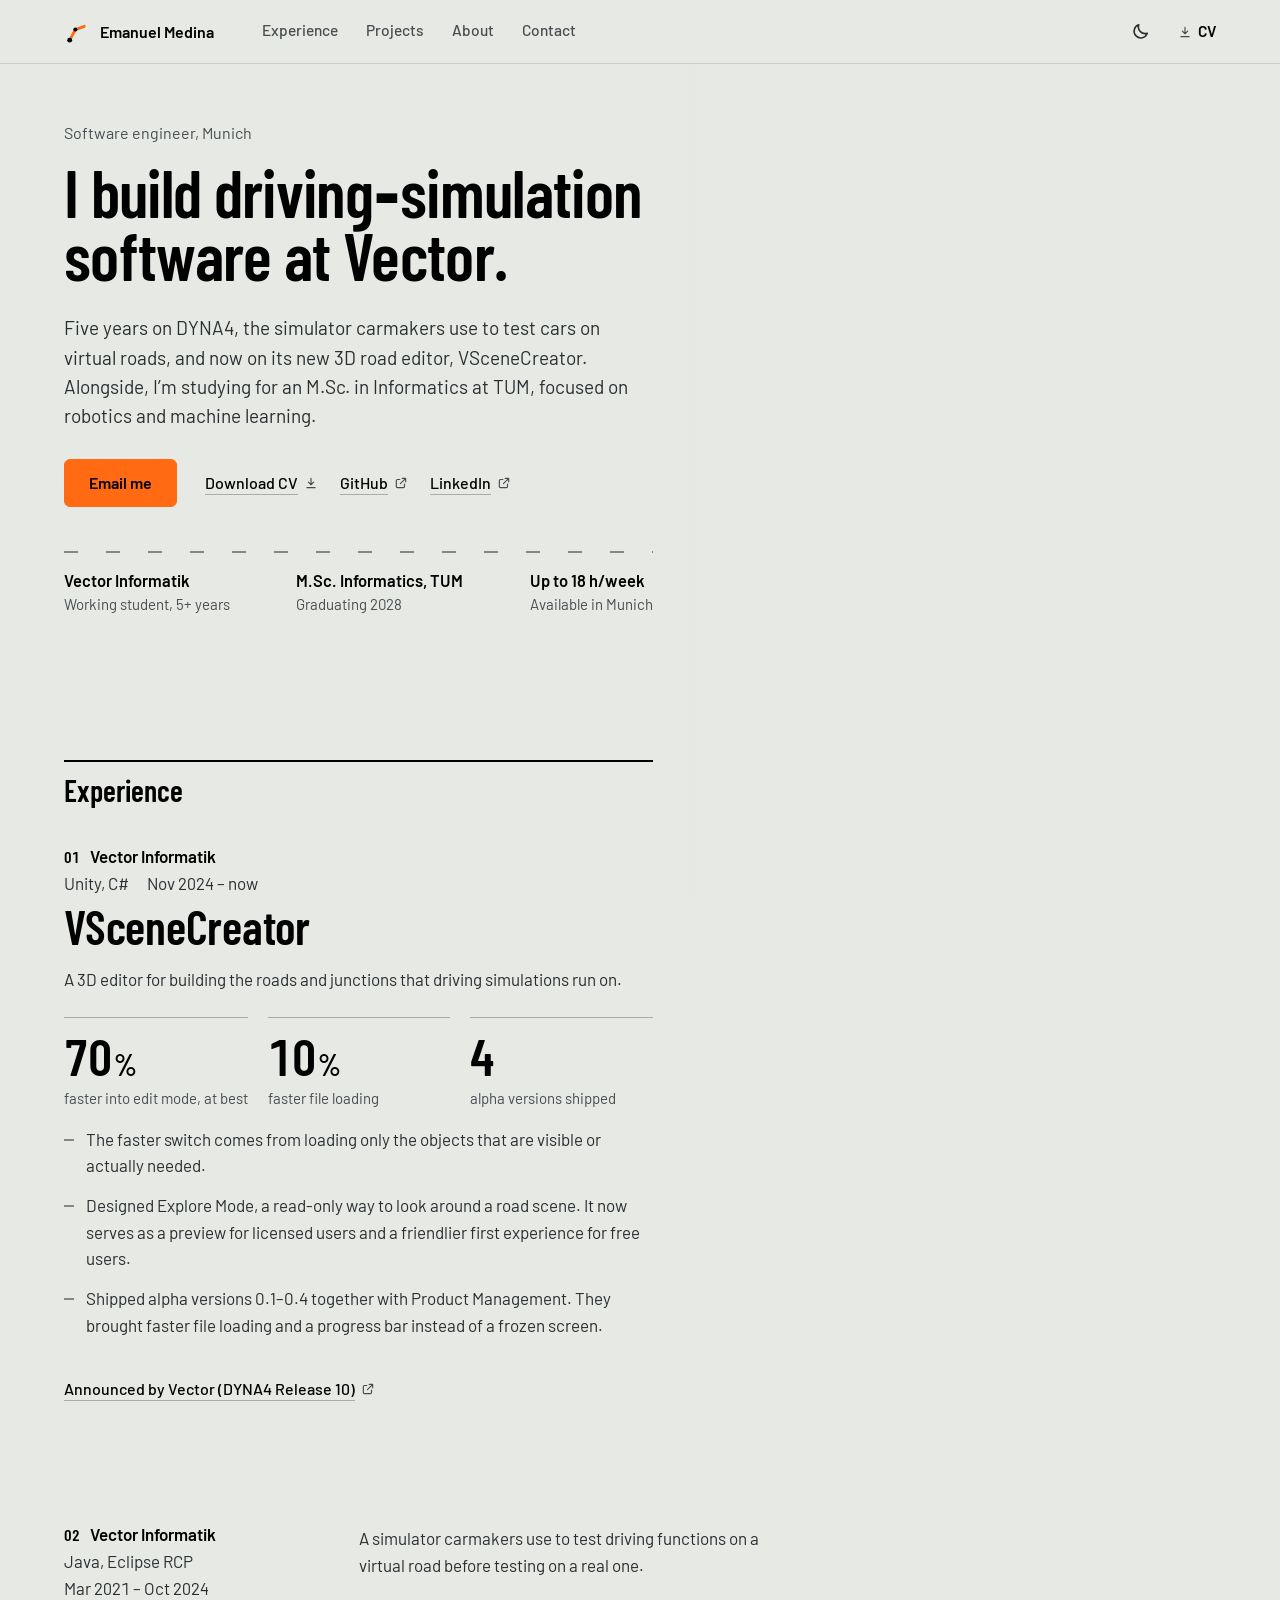
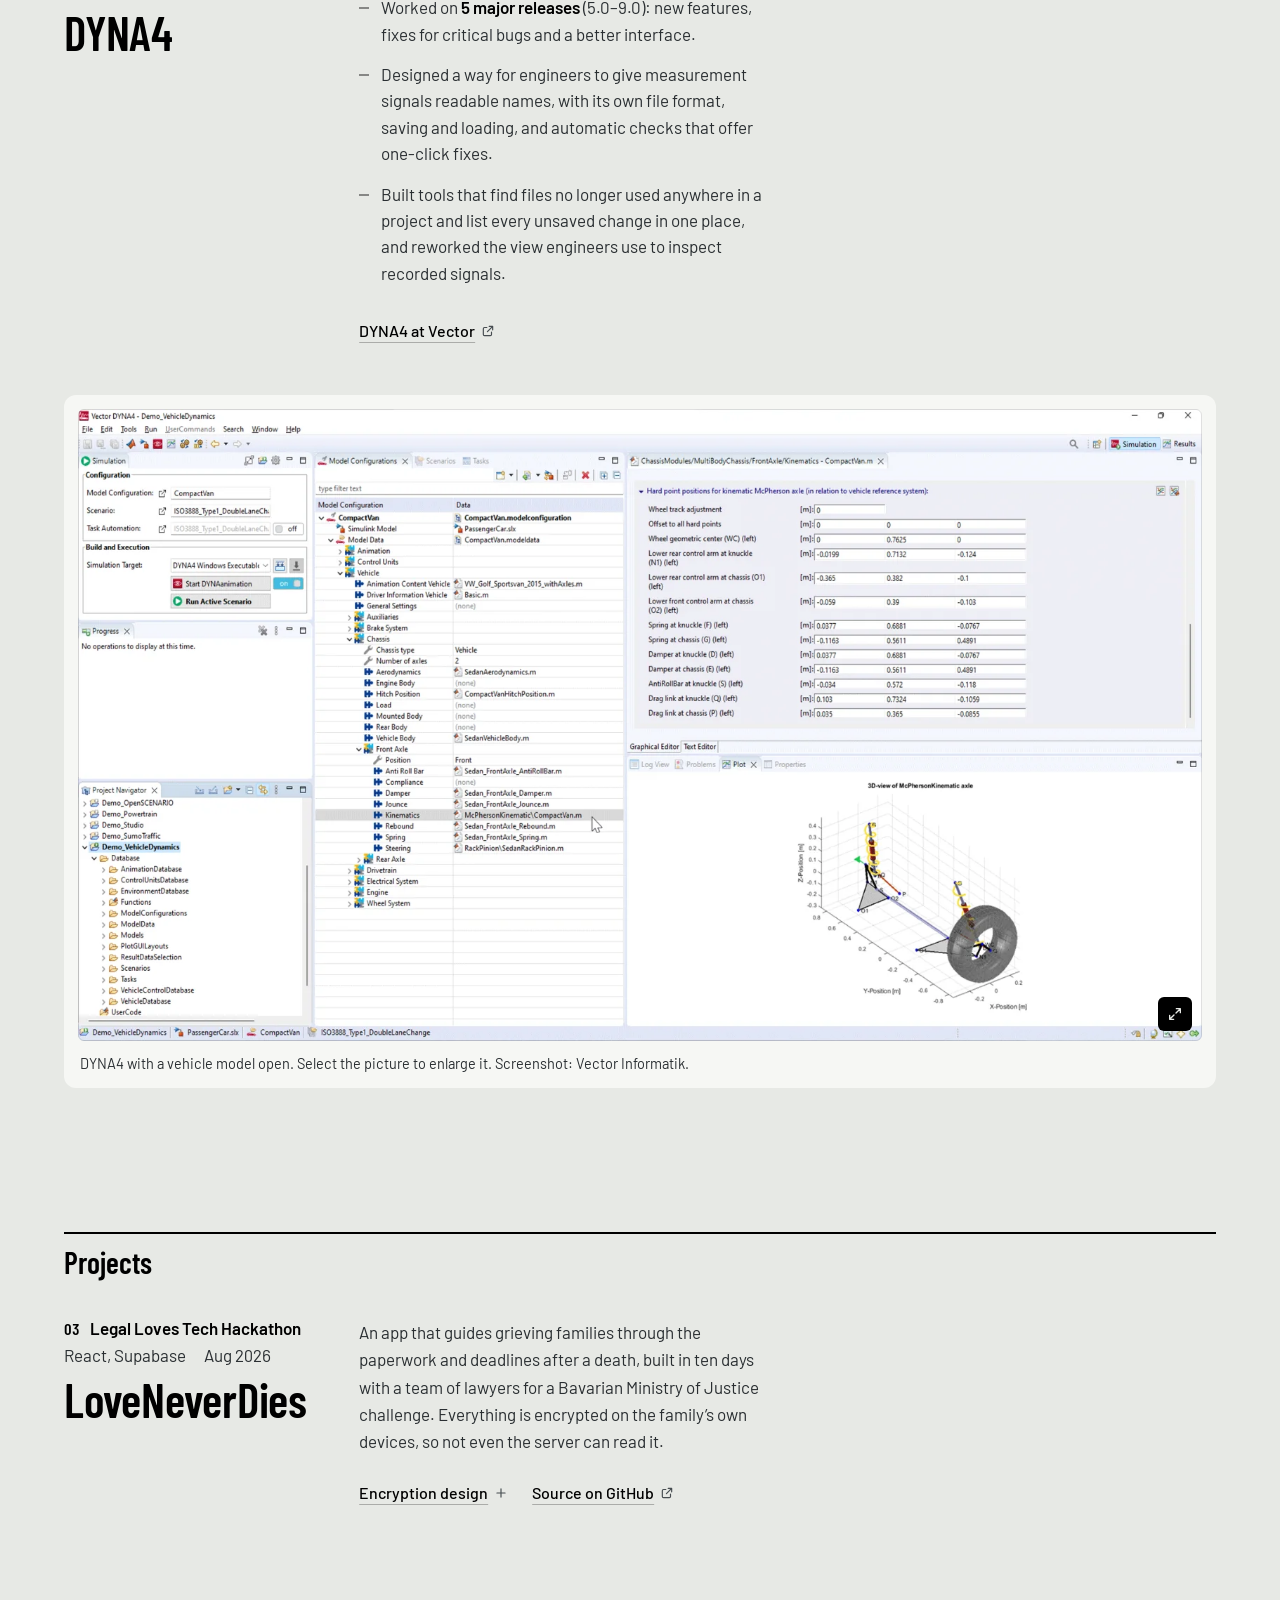
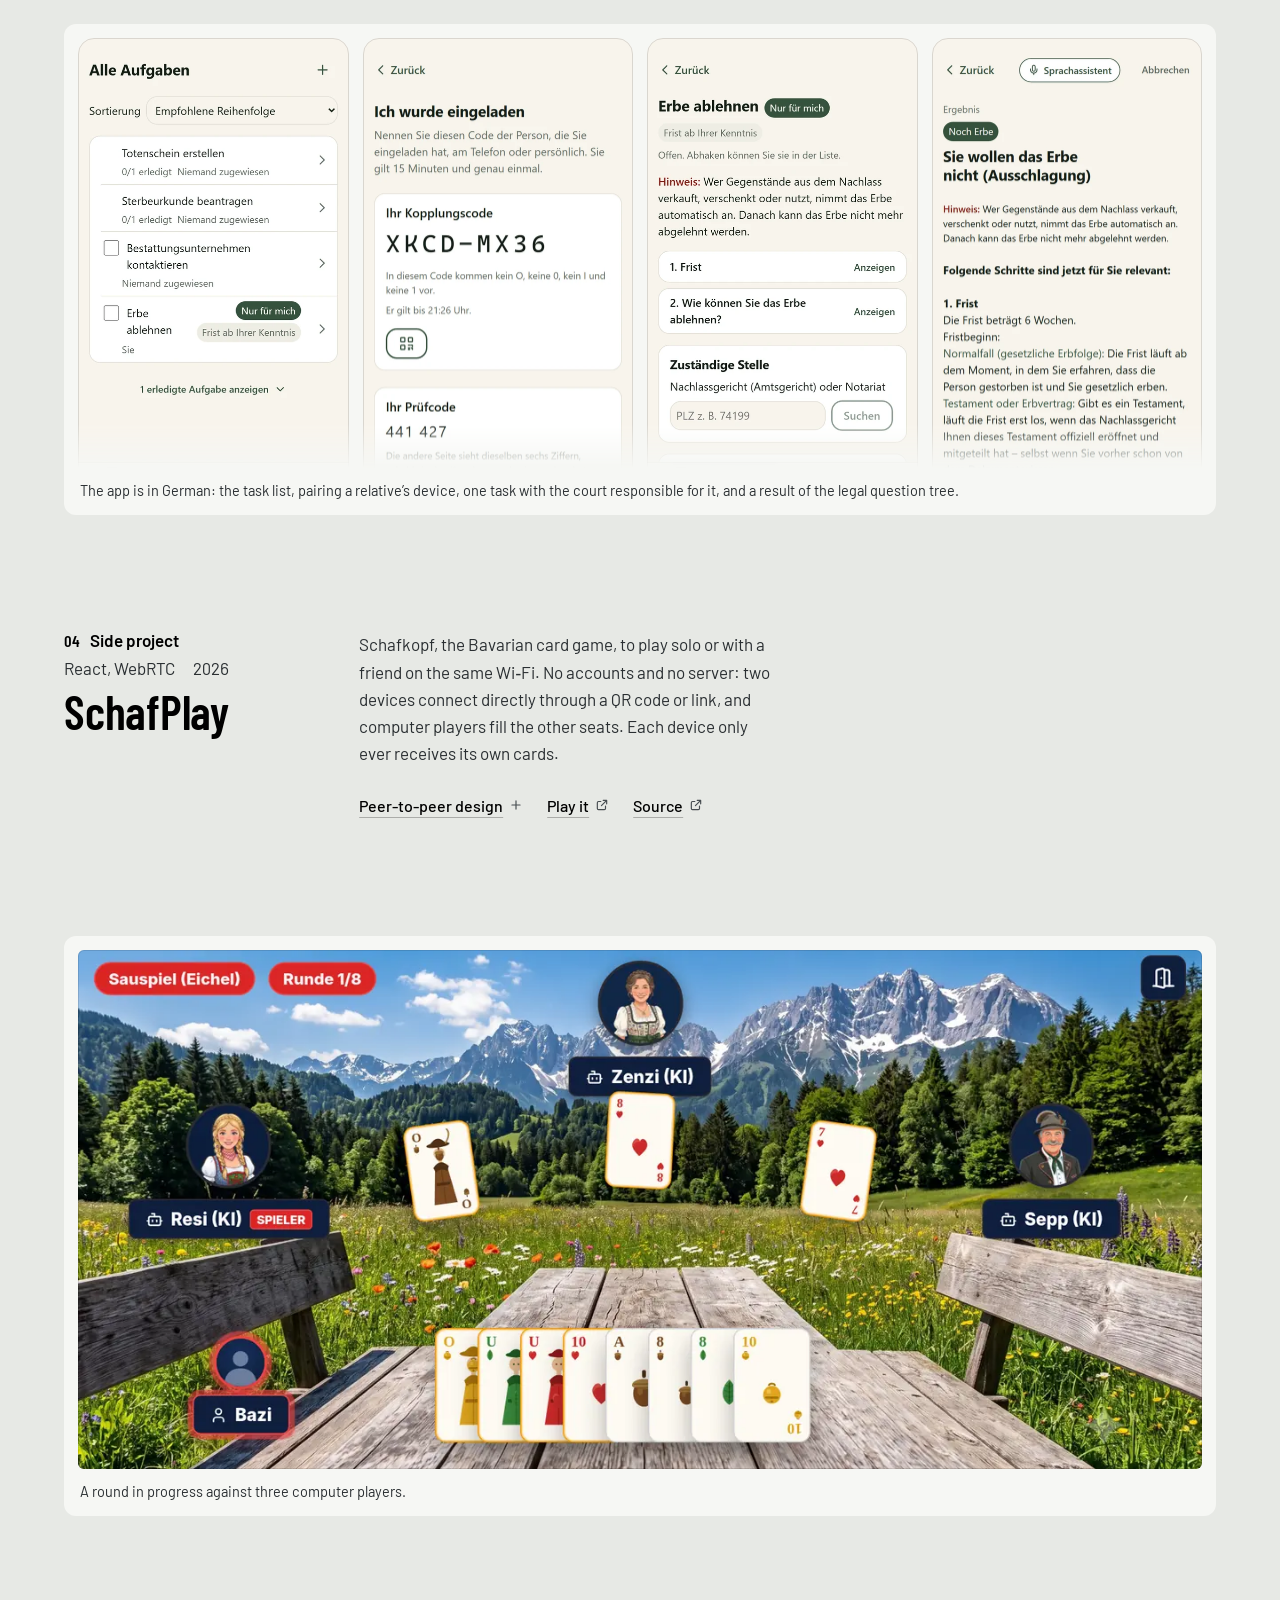
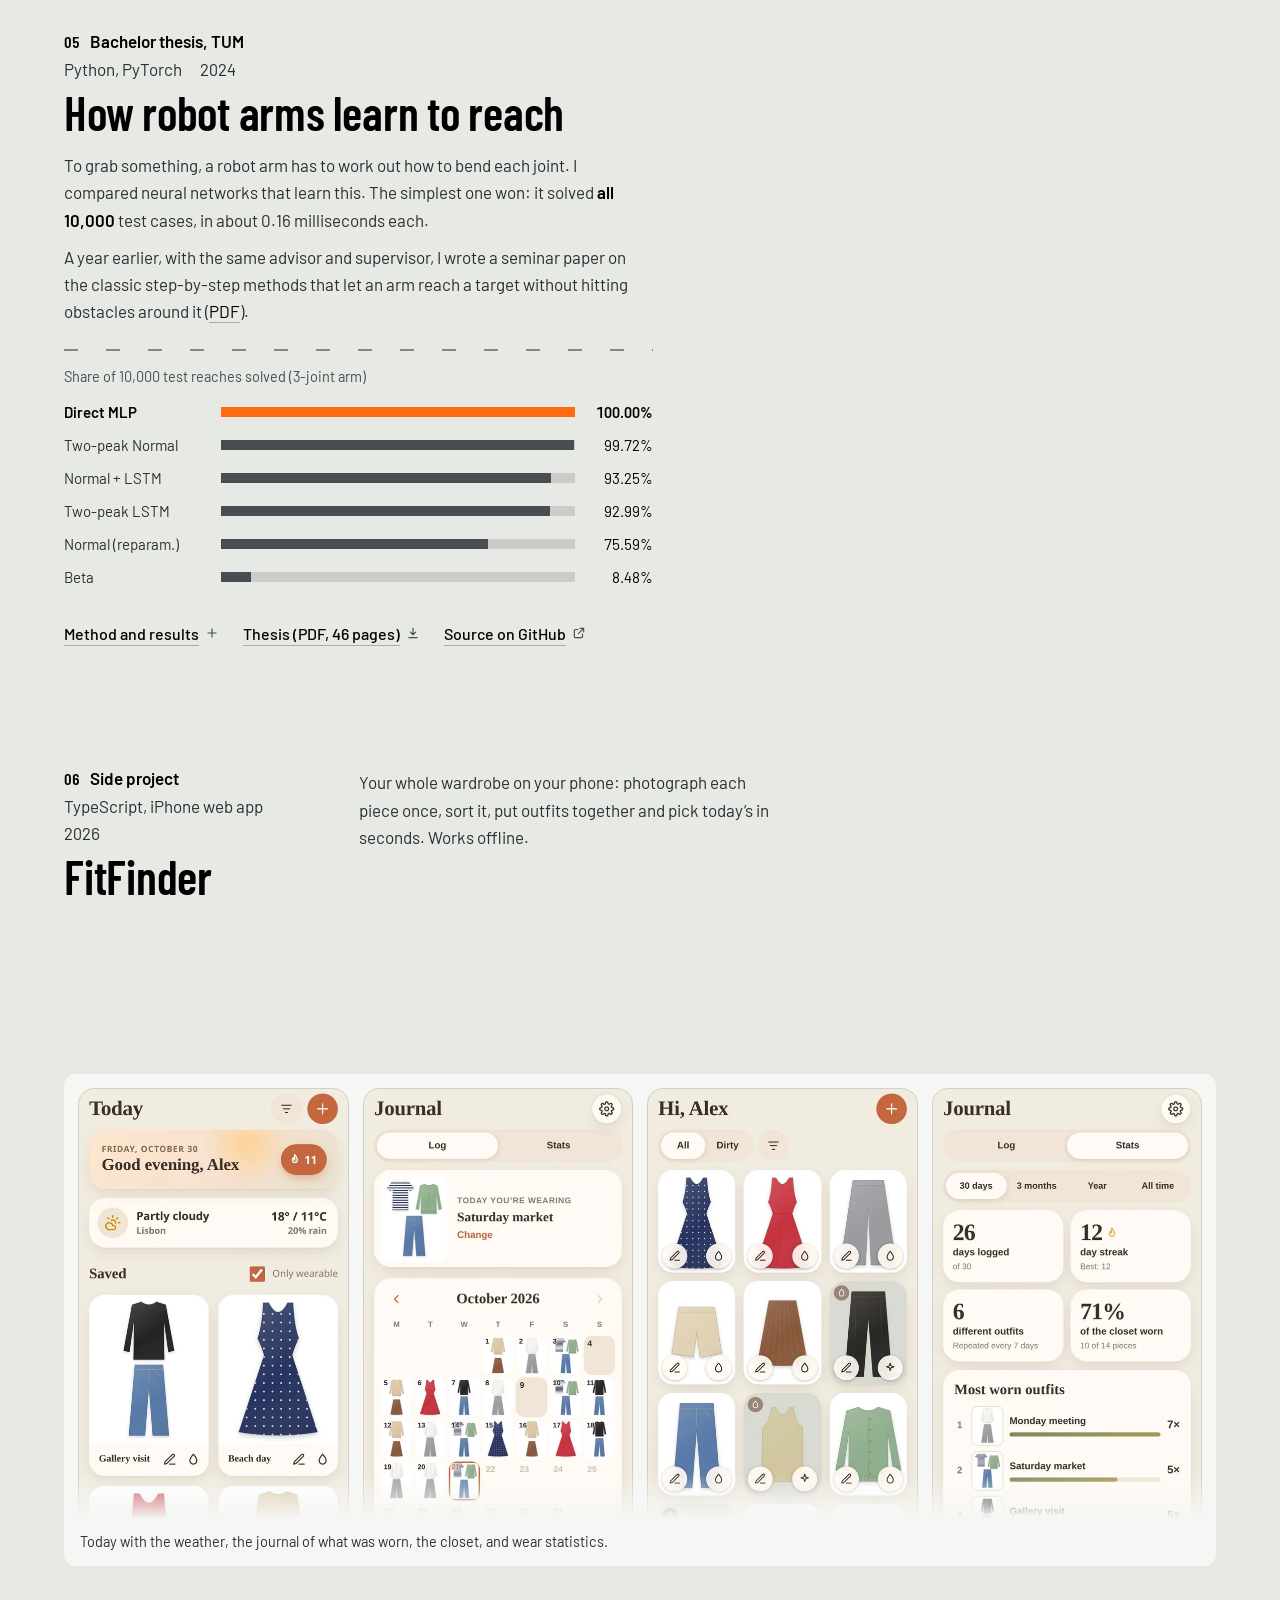
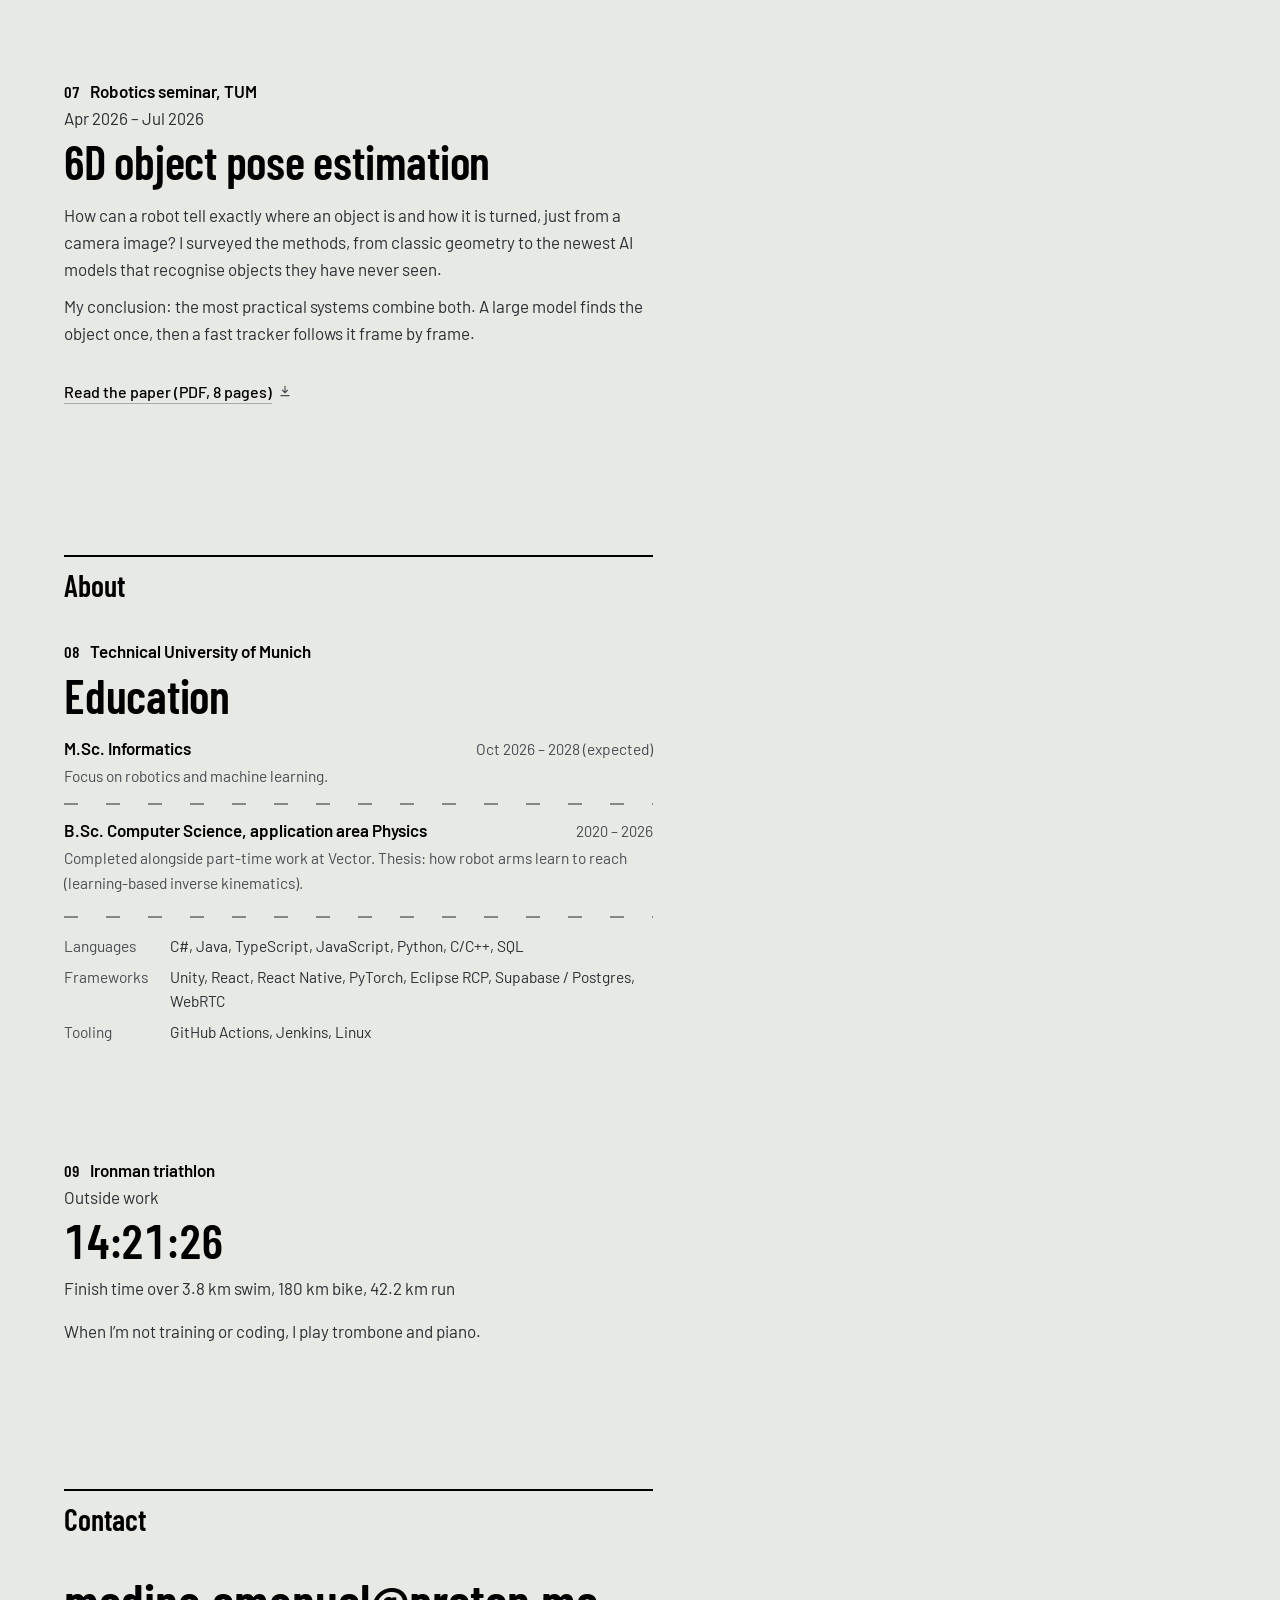
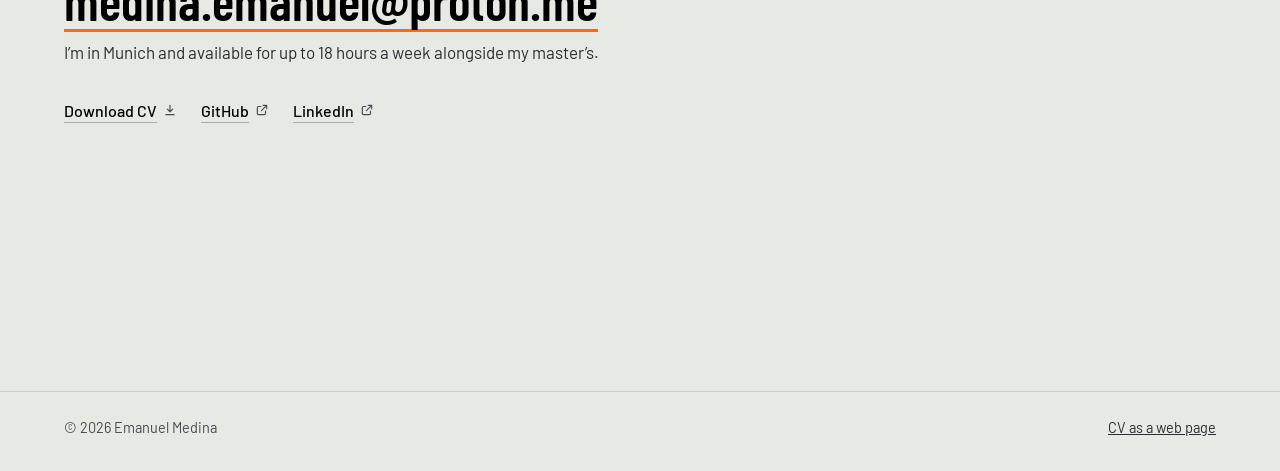
<file: index.html>
<!doctype html>
<html lang="en" data-theme="light">
<head>
<meta charset="utf-8">
<meta name="viewport" content="width=device-width, initial-scale=1, viewport-fit=cover">
<title>Emanuel Medina — Software Engineer · Working Student at Vector · M.Sc. TUM</title>
<meta name="description" content="Emanuel Medina Araujo: software engineer in Munich with 5+ years as a working student at Vector Informatik, building driving-simulation software. M.Sc. Informatics at TUM (graduating 2028), available up to 18 hours a week.">
<meta name="author" content="Emanuel Medina Araujo">
<meta name="color-scheme" content="light dark">
<meta name="theme-color" content="#e4e6e2" media="(prefers-color-scheme: light)">
<meta name="theme-color" content="#2b2e31" media="(prefers-color-scheme: dark)">
<link rel="canonical" href="https://emanuelmedinaaraujo.github.io/EmanuelMedinaWebsite/">
<meta property="og:url" content="https://emanuelmedinaaraujo.github.io/EmanuelMedinaWebsite/">
<meta property="og:image" content="https://emanuelmedinaaraujo.github.io/EmanuelMedinaWebsite/assets/og.jpg">
<meta property="og:image:width" content="1200">
<meta property="og:image:height" content="630">
<meta property="og:image:alt" content="Emanuel Medina's site: name, status and a 3D robot arm among project exhibits.">
<meta name="twitter:image" content="https://emanuelmedinaaraujo.github.io/EmanuelMedinaWebsite/assets/og.jpg">
<meta property="og:type" content="profile">
<meta property="og:title" content="Emanuel Medina — Software Engineer">
<meta property="og:description" content="5+ years as a working student at Vector building driving-simulation software. M.Sc. Informatics at TUM, graduating 2028. Available up to 18 hours a week.">
<meta property="profile:first_name" content="Emanuel">
<meta property="profile:last_name" content="Medina Araujo">
<meta name="twitter:card" content="summary_large_image">
<meta name="twitter:title" content="Emanuel Medina — Software Engineer">
<meta name="twitter:description" content="5+ years as a working student at Vector. M.Sc. Informatics at TUM, graduating 2028. Available up to 18 hours a week.">
<link rel="icon" href="assets/favicon.svg" type="image/svg+xml">
<link rel="alternate" type="text/plain" href="llms.txt" title="llms.txt">
<link rel="preload" href="assets/fonts/Barlow-normal-400.woff2" as="font" type="font/woff2" crossorigin>
<link rel="preload" href="assets/fonts/BarlowCondensed-normal-600.woff2" as="font" type="font/woff2" crossorigin>
<link rel="modulepreload" href="assets/vendor/three.module.min.js">
<link rel="stylesheet" href="assets/fonts/fonts.css">
<link rel="stylesheet" href="styles.css">
<script>
  (function(){var d=document.documentElement,s=null;try{s=localStorage.getItem('theme')}catch(e){}
  d.dataset.theme=s||(matchMedia('(prefers-color-scheme: dark)').matches?'dark':'light');d.classList.add('js');
  if('WebGLRenderingContext' in window)d.classList.add('gl')})();
</script>
<script type="importmap">{"imports":{"three":"./assets/vendor/three.module.min.js","three/addons/environments/RoomEnvironment.js":"./assets/vendor/RoomEnvironment.js"}}</script>
<script type="application/ld+json">
{
  "@context":"https://schema.org",
  "@type":"Person",
  "name":"Emanuel Medina Araujo",
  "alternateName":"Emanuel Medina",
  "url":"https://emanuelmedinaaraujo.github.io/EmanuelMedinaWebsite/",
  "jobTitle":"Software Engineer (Working Student)",
  "worksFor":{"@type":"Organization","name":"Vector Informatik GmbH","url":"https://www.vector.com/"},
  "alumniOf":{"@type":"CollegeOrUniversity","name":"Technical University of Munich","url":"https://www.tum.de/"},
  "address":{"@type":"PostalAddress","addressLocality":"Munich","addressCountry":"DE"},
  "email":"mailto:medina.emanuel@proton.me",
  "sameAs":["https://github.com/EmanuelMedinaAraujo","https://linkedin.com/in/Emanuel-Medina-Araujo"],
  "knowsAbout":["C#","Java","TypeScript","Python","C++","Unity","React","PyTorch","Eclipse RCP","WebRTC","OpenDRIVE","Driving simulation","Post-quantum cryptography","End-to-end encryption","Inverse kinematics","Robotics"]
}
</script>
</head>
<body>
<svg class="sprite" aria-hidden="true">
  <symbol id="i-close" viewBox="0 0 24 24" fill="none" stroke="currentColor" stroke-width="2" stroke-linecap="round"><path d="M6 6l12 12M18 6 6 18"/></symbol>
  <symbol id="i-external" viewBox="0 0 24 24" fill="none" stroke="currentColor" stroke-width="2" stroke-linecap="round" stroke-linejoin="round"><path d="M14 4h6v6M20 4l-9 9M18 14v4a2 2 0 0 1-2 2H6a2 2 0 0 1-2-2V8a2 2 0 0 1 2-2h4"/></symbol>
  <symbol id="i-mail" viewBox="0 0 24 24" fill="none" stroke="currentColor" stroke-width="2" stroke-linecap="round" stroke-linejoin="round"><rect x="3" y="5" width="18" height="14" rx="2.5"/><path d="m4 7 8 6 8-6"/></symbol>
  <symbol id="i-arrow" viewBox="0 0 24 24" fill="none" stroke="currentColor" stroke-width="2" stroke-linecap="round" stroke-linejoin="round"><path d="M5 12h14m-6-6 6 6-6 6"/></symbol>
  <symbol id="i-download" viewBox="0 0 24 24" fill="none" stroke="currentColor" stroke-width="2" stroke-linecap="round" stroke-linejoin="round"><path d="M12 4v11m0 0-4.5-4.5M12 15l4.5-4.5M5 20h14"/></symbol>
  <symbol id="i-zoom" viewBox="0 0 24 24" fill="none" stroke="currentColor" stroke-width="2" stroke-linecap="round" stroke-linejoin="round"><path d="M14 4h6v6M20 4l-6.5 6.5M10 20H4v-6M4 20l6.5-6.5"/></symbol>
  <symbol id="i-plus" viewBox="0 0 24 24" fill="none" stroke="currentColor" stroke-width="2" stroke-linecap="round"><path d="M12 5v14M5 12h14"/></symbol>
  <marker id="arrow" viewBox="0 0 10 10" refX="9" refY="5" markerWidth="7" markerHeight="7" orient="auto-start-reverse"><path class="d-h" d="M0 0 10 5 0 10z"/></marker>
  <marker id="arrow-hl" viewBox="0 0 10 10" refX="9" refY="5" markerWidth="7" markerHeight="7" orient="auto-start-reverse"><path class="d-h hl" d="M0 0 10 5 0 10z"/></marker>
</svg>
<a class="skip" href="#main">Skip to content</a>

<canvas id="stage" aria-hidden="true"></canvas>
<div class="stage-fallback" aria-hidden="true"></div>
<div class="tags" id="tags" aria-hidden="true"></div>

<header class="site-header">
  <a class="brand" href="#top" aria-label="Emanuel Medina, back to top">
    <svg viewBox="0 0 64 64" aria-hidden="true"><path d="M14 52 L28 26 L50 18" fill="none" stroke="#ff6a13" stroke-width="7" stroke-linecap="round" stroke-linejoin="round"/><circle cx="14" cy="52" r="6" fill="currentColor"/><circle cx="28" cy="26" r="5" fill="currentColor"/></svg>
    <span>Emanuel <span class="full">Medina</span></span>
  </a>
  <nav class="nav" aria-label="Primary">
    <a href="#vscenecreator">Experience</a>
    <a href="#loveneverdies">Projects</a>
    <a href="#education">About</a>
    <a href="#contact">Contact</a>
  </nav>
  <div class="header-actions">
    <button class="icon-btn theme-toggle" type="button" aria-label="Switch to dark theme" aria-pressed="false">
      <svg class="sun" viewBox="0 0 24 24" fill="none" stroke="currentColor" stroke-width="2" stroke-linecap="round" aria-hidden="true"><circle cx="12" cy="12" r="4.2"/><path d="M12 2.5v2.2M12 19.3v2.2M4.6 4.6l1.6 1.6M17.8 17.8l1.6 1.6M2.5 12h2.2M19.3 12h2.2M4.6 19.4l1.6-1.6M17.8 6.2l1.6-1.6"/></svg>
      <svg class="moon" viewBox="0 0 24 24" fill="none" stroke="currentColor" stroke-width="2" stroke-linecap="round" stroke-linejoin="round" aria-hidden="true"><path d="M20.5 14.2A8.5 8.5 0 0 1 9.8 3.5a8.5 8.5 0 1 0 10.7 10.7z"/></svg>
    </button>
    <a class="lnk hdr-cv" href="cv/Emanuel-Medina-CV.pdf" download aria-label="Download CV (PDF)"><svg aria-hidden="true"><use href="#i-download"/></svg><span>CV</span></a>
    <button class="icon-btn menu-btn" type="button" aria-label="Open menu" aria-expanded="false" aria-controls="menu">
      <svg class="burger" viewBox="0 0 24 24" fill="none" stroke="currentColor" stroke-width="2" stroke-linecap="round" aria-hidden="true"><path d="M4 7h16M4 12h16M4 17h16"/></svg>
      <svg class="x" aria-hidden="true"><use href="#i-close"/></svg>
    </button>
  </div>
</header>

<nav class="menu" id="menu" aria-label="Sections" hidden>
  <p>Experience</p><a href="#vscenecreator"><i class="st">01</i>VSceneCreator</a><a href="#dyna4"><i class="st">02</i>DYNA4</a>
  <p>Projects</p><a href="#loveneverdies"><i class="st">03</i>LoveNeverDies</a><a href="#schafplay"><i class="st">04</i>SchafPlay</a><a href="#thesis"><i class="st">05</i>Bachelor thesis</a><a href="#fitfinder"><i class="st">06</i>FitFinder</a><a href="#pose"><i class="st">07</i>6D object pose estimation</a>
  <p>About</p><a href="#education"><i class="st">08</i>Education</a><a href="#off-the-clock"><i class="st">09</i>Ironman</a><a href="#contact"><i class="st"></i>Contact</a>
  <div class="menu-foot">
    <a class="lnk" href="mailto:medina.emanuel@proton.me">Email</a>
    <a class="lnk" href="https://github.com/EmanuelMedinaAraujo" rel="me noopener" target="_blank">GitHub<svg aria-hidden="true"><use href="#i-external"/></svg><span class="sr-only"> (opens in a new tab)</span></a>
    <a class="lnk" href="https://linkedin.com/in/Emanuel-Medina-Araujo" rel="me noopener" target="_blank">LinkedIn<svg aria-hidden="true"><use href="#i-external"/></svg><span class="sr-only"> (opens in a new tab)</span></a>
  </div>
</nav>


<main id="main">
  <div class="col">

    <section class="sec hero tall" id="top" aria-labelledby="hero-title">
      <div class="card">
        <p class="status">Software engineer, Munich</p>
        <h1 id="hero-title">I build driving&#8209;simulation software at Vector.</h1>
        <p class="pitch">Five years on DYNA4, the simulator carmakers use to test cars on virtual roads, and now on its new 3D road editor, VSceneCreator. Alongside, I’m studying for an M.Sc. in Informatics at TUM, focused on robotics and machine learning.</p>
        <div class="ctas">
          <a class="btn btn-primary" href="mailto:medina.emanuel@proton.me">Email me</a>
          <span class="ext">
            <a class="lnk" href="cv/Emanuel-Medina-CV.pdf" download>Download CV<svg aria-hidden="true"><use href="#i-download"/></svg></a>
            <a class="lnk" href="https://github.com/EmanuelMedinaAraujo" rel="me noopener" target="_blank">GitHub<svg aria-hidden="true"><use href="#i-external"/></svg><span class="sr-only"> (opens in a new tab)</span></a>
            <a class="lnk" href="https://linkedin.com/in/Emanuel-Medina-Araujo" rel="me noopener" target="_blank">LinkedIn<svg aria-hidden="true"><use href="#i-external"/></svg><span class="sr-only"> (opens in a new tab)</span></a>
          </span>
        </div>
        <ul class="facts">
          <li><b>Vector Informatik</b><span>Working student, 5+ years</span></li>
          <li><b>M.Sc. Informatics, TUM</b><span>Graduating 2028</span></li>
          <li><b>Up to 18&nbsp;h/week</b><span>Available in Munich</span></li>
        </ul>
      </div>
    </section>


    <section class="sec grp" data-group="Experience" id="vscenecreator" aria-labelledby="vsc-title">
      <p class="grp-h">Experience</p>
      <div class="card">
        <p class="kicker"><span><i class="st">01</i><b>Vector Informatik</b></span><span class="when"><span>Unity, C#</span><span>Nov 2024 – now</span></span></p>
        <h2 id="vsc-title">VSceneCreator</h2>
        <p>A 3D editor for building the roads and junctions that driving simulations run on.</p>
        <ul class="figs">
          <li><b>70<small>%</small></b>faster into edit mode, at best</li>
          <li><b>10<small>%</small></b>faster file loading</li>
          <li><b>4</b>alpha versions shipped</li>
        </ul>
        <ul class="bullets">
          <li>The faster switch comes from loading only the objects that are visible or actually needed.</li>
          <li>Designed Explore Mode, a read-only way to look around a road scene. It now serves as a preview for licensed users and a friendlier first experience for free users.</li>
          <li>Shipped alpha versions 0.1–0.4 together with Product Management. They brought faster file loading and a progress bar instead of a frozen screen.</li>
        </ul>
        <div class="links">
          <a class="lnk" href="https://www.vector.com/en/product/dyna4/dyna4-releases/" target="_blank" rel="noopener">Announced by Vector (DYNA4 Release 10)<svg aria-hidden="true"><use href="#i-external"/></svg><span class="sr-only"> (opens in a new tab)</span></a>
        </div>
      </div>
    </section>

    <section class="sec wide" id="dyna4" aria-labelledby="dyna-title">
      <div class="card">
        <div class="lead">
          <p class="kicker"><span><i class="st">02</i><b>Vector Informatik</b></span><span class="when"><span>Java, Eclipse RCP</span><span>Mar 2021 – Oct 2024</span></span></p>
          <h2 id="dyna-title">DYNA4</h2>
        </div>
        <div class="body">
          <p>A simulator carmakers use to test driving functions on a virtual road before testing on a real one.</p>
          <ul class="bullets">
            <li>Worked on <b>5 major releases</b> (5.0–9.0): new features, fixes for critical bugs and a better interface.</li>
            <li>Designed a way for engineers to give measurement signals readable names, with its own file format, saving and loading, and automatic checks that offer one-click fixes.</li>
            <li>Built tools that find files no longer used anywhere in a project and list every unsaved change in one place, and reworked the view engineers use to inspect recorded signals.</li>
          </ul>
          <div class="links">
            <a class="lnk" href="https://www.vector.com/en/product/dyna4/" target="_blank" rel="noopener">DYNA4 at Vector<svg aria-hidden="true"><use href="#i-external"/></svg><span class="sr-only"> (opens in a new tab)</span></a>
          </div>
        </div>
        <div class="cell-slot" aria-hidden="true"></div>
        <figure class="fig">
          <a class="zoom" href="assets/dyna4-simulation.webp" aria-label="Enlarge the DYNA4 screenshot"><img class="lightshot" src="assets/dyna4-simulation.webp" width="1600" height="900" loading="lazy" decoding="async" alt="The DYNA4 window with a vehicle model open: simulation controls and the project tree on the left, the model tree in the middle, and on the right a table of front-axle suspension hard points above a 3D plot of the McPherson axle."><svg aria-hidden="true"><use href="#i-zoom"/></svg></a>
          <figcaption>DYNA4 with a vehicle model open. Select the picture to enlarge it. Screenshot: Vector Informatik.</figcaption>
        </figure>
      </div>
    </section>

    <section class="sec grp wide" data-group="Projects" id="loveneverdies" aria-labelledby="lnd-title">
      <p class="grp-h">Projects</p>
      <div class="card">
        <div class="lead">
          <p class="kicker"><span><i class="st">03</i><b>Legal Loves Tech Hackathon</b></span><span class="when"><span>React, Supabase</span><span>Aug 2026</span></span></p>
          <h2 id="lnd-title">LoveNeverDies</h2>
        </div>
        <div class="body">
          <p>An app that guides grieving families through the paperwork and deadlines after a death, built in ten days with a team of lawyers for a Bavarian Ministry of Justice challenge. Everything is encrypted on the family’s own devices, so not even the server can read it.</p>
          <div class="links">
            <a class="lnk" href="#deep-loveneverdies" data-deep="deep-loveneverdies">Encryption design<svg aria-hidden="true"><use href="#i-plus"/></svg></a>
            <a class="lnk" href="https://github.com/EmanuelMedinaAraujo/LoveNeverDies" rel="noopener" target="_blank">Source on GitHub<svg aria-hidden="true"><use href="#i-external"/></svg><span class="sr-only"> (opens in a new tab)</span></a>
          </div>
        </div>
        <div class="cell-slot" aria-hidden="true"></div>
        <figure class="fig screens">
          <span><img class="lightshot" src="assets/loveneverdies-tasks.webp" width="540" height="919" loading="lazy" decoding="async" alt="LoveNeverDies: the list of all tasks after a death, each with its progress and who it is assigned to."></span>
          <span><img class="lightshot" src="assets/loveneverdies-pairing.webp" width="540" height="919" loading="lazy" decoding="async" alt="LoveNeverDies: the pairing code and spoken check code for adding a relative’s device."></span>
          <span><img class="lightshot" src="assets/loveneverdies-task.webp" width="540" height="919" loading="lazy" decoding="async" alt="LoveNeverDies: one task, refusing the inheritance, with its deadline and a search for the court responsible."></span>
          <span><img class="lightshot" src="assets/loveneverdies-result.webp" width="540" height="919" loading="lazy" decoding="async" alt="LoveNeverDies: the result of the question tree for someone who does not want the inheritance, with the deadline and the next steps."></span>
          <figcaption><span class="cap-4">The app is in German: the task list, pairing a relative’s device, one task with the court responsible for it, and a result of the legal question tree.</span><span class="cap-2">The app is in German: the task list and pairing a relative’s device.</span></figcaption>
        </figure>
      </div>
    </section>

    <section class="sec wide" id="schafplay" aria-labelledby="sp-title">
      <div class="card">
        <div class="lead">
          <p class="kicker"><span><i class="st">04</i><b>Side project</b></span><span class="when"><span>React, WebRTC</span><span>2026</span></span></p>
          <h2 id="sp-title">SchafPlay</h2>
        </div>
        <div class="body">
          <p>Schafkopf, the Bavarian card game, to play solo or with a friend on the same Wi&#8209;Fi. No accounts and no server: two devices connect directly through a QR code or link, and computer players fill the other seats. Each device only ever receives its own cards.</p>
          <div class="links">
            <a class="lnk" href="#deep-schafplay" data-deep="deep-schafplay">Peer-to-peer design<svg aria-hidden="true"><use href="#i-plus"/></svg></a>
            <a class="lnk" href="https://emanuelmedinaaraujo.github.io/SchafPlay/" rel="noopener" target="_blank">Play it<svg aria-hidden="true"><use href="#i-external"/></svg><span class="sr-only"> (opens in a new tab)</span></a>
            <a class="lnk" href="https://github.com/EmanuelMedinaAraujo/SchafPlay" rel="noopener" target="_blank">Source<svg aria-hidden="true"><use href="#i-external"/></svg><span class="sr-only"> (opens in a new tab)</span></a>
          </div>
        </div>
        <div class="cell-slot" aria-hidden="true"></div>
        <figure class="fig">
          <img src="assets/schafplay-table.webp" width="1266" height="585" loading="lazy" decoding="async" alt="A SchafPlay round in progress: three computer players around a wooden table in an Alpine meadow have played their cards, and the player's hand of eight cards is fanned out at the bottom.">
          <figcaption>A round in progress against three computer players.</figcaption>
        </figure>
      </div>
    </section>

    <section class="sec" id="thesis" aria-labelledby="ik-title">
      <div class="card">
        <p class="kicker"><span><i class="st">05</i><b>Bachelor thesis, TUM</b></span><span class="when"><span>Python, PyTorch</span><span>2024</span></span></p>
        <h2 id="ik-title">How robot arms learn to reach</h2>
        <p>To grab something, a robot arm has to work out how to bend each joint. I compared neural networks that learn this. The simplest one won: it solved <b>all 10,000</b> test cases, in about 0.16 milliseconds each.</p>
        <p>A year earlier, with the same advisor and supervisor, I wrote a seminar paper on the classic step-by-step methods that let an arm reach a target without hitting obstacles around it (<a class="inl" href="papers/numerical-inverse-kinematics.pdf">PDF</a>).</p>
        <figure class="chart">
          <figcaption>Share of 10,000 test reaches solved (3-joint arm)</figcaption>
          <ul class="bars">
            <li class="best"><span>Direct MLP</span><span class="track"><span class="fill" style="--v:100%"></span></span><span class="v">100.00%</span></li>
            <li><span>Two-peak Normal</span><span class="track"><span class="fill" style="--v:99.72%"></span></span><span class="v">99.72%</span></li>
            <li><span>Normal + LSTM</span><span class="track"><span class="fill" style="--v:93.25%"></span></span><span class="v">93.25%</span></li>
            <li><span>Two-peak LSTM</span><span class="track"><span class="fill" style="--v:92.99%"></span></span><span class="v">92.99%</span></li>
            <li><span>Normal (reparam.)</span><span class="track"><span class="fill" style="--v:75.59%"></span></span><span class="v">75.59%</span></li>
            <li><span>Beta</span><span class="track"><span class="fill" style="--v:8.48%"></span></span><span class="v">8.48%</span></li>
          </ul>
        </figure>
        <div class="links">
          <a class="lnk" href="#deep-thesis" data-deep="deep-thesis">Method and results<svg aria-hidden="true"><use href="#i-plus"/></svg></a>
          <a class="lnk" href="papers/learning-based-inverse-kinematics.pdf">Thesis (PDF, 46 pages)<svg aria-hidden="true"><use href="#i-download"/></svg></a>
          <a class="lnk" href="https://github.com/EmanuelMedinaAraujo/BachelorThesis" rel="noopener" target="_blank">Source on GitHub<svg aria-hidden="true"><use href="#i-external"/></svg><span class="sr-only"> (opens in a new tab)</span></a>
        </div>
      </div>
    </section>

    <section class="sec wide" id="fitfinder" aria-labelledby="ff-title">
      <div class="card">
        <div class="lead">
          <p class="kicker"><span><i class="st">06</i><b>Side project</b></span><span class="when"><span>TypeScript, iPhone web app</span><span>2026</span></span></p>
          <h2 id="ff-title">FitFinder</h2>
        </div>
        <div class="body">
          <p>Your whole wardrobe on your phone: photograph each piece once, sort it, put outfits together and pick today’s in seconds. Works offline.</p>
        </div>
        <div class="cell-slot" aria-hidden="true"></div>
        <figure class="fig screens">
          <span><img class="img-light" src="assets/fitfinder-today-light.webp" width="540" height="1169" loading="lazy" decoding="async" alt="FitFinder’s Today screen: a greeting, today’s weather in Lisbon and the saved outfits you can wear."><img class="img-dark" src="assets/fitfinder-today-dark.webp" width="540" height="1169" loading="lazy" decoding="async" alt=""></span>
          <span><img class="img-light" src="assets/fitfinder-journal-light.webp" width="540" height="1169" loading="lazy" decoding="async" alt="FitFinder journal: what you wore each day of the month on a calendar."><img class="img-dark" src="assets/fitfinder-journal-dark.webp" width="540" height="1169" loading="lazy" decoding="async" alt=""></span>
          <span><img class="img-light" src="assets/fitfinder-closet-light.webp" width="540" height="1169" loading="lazy" decoding="async" alt="FitFinder closet: every piece of clothing as a tile in a grid."><img class="img-dark" src="assets/fitfinder-closet-dark.webp" width="540" height="1169" loading="lazy" decoding="async" alt=""></span>
          <span><img class="img-light" src="assets/fitfinder-stats-light.webp" width="540" height="1169" loading="lazy" decoding="async" alt="FitFinder statistics: days logged, the current streak, how much of the closet was worn and the most worn outfits."><img class="img-dark" src="assets/fitfinder-stats-dark.webp" width="540" height="1169" loading="lazy" decoding="async" alt=""></span>
          <figcaption><span class="cap-4">Today with the weather, the journal of what was worn, the closet, and wear statistics.</span><span class="cap-2">Today with the weather, and the journal of what was worn.</span></figcaption>
        </figure>
      </div>
    </section>

    <section class="sec" id="pose" aria-labelledby="pose-title">
      <div class="card">
        <p class="kicker"><span><i class="st">07</i><b>Robotics seminar, TUM</b></span><span class="when">Apr 2026 – Jul 2026</span></p>
        <h2 id="pose-title">6D object pose estimation</h2>
        <p>How can a robot tell exactly where an object is and how it is turned, just from a camera image? I surveyed the methods, from classic geometry to the newest AI models that recognise objects they have never seen.</p>
        <p>My conclusion: the most practical systems combine both. A large model finds the object once, then a fast tracker follows it frame by frame.</p>
        <div class="links">
          <a class="lnk" href="papers/6d-object-pose-estimation.pdf">Read the paper (PDF, 8 pages)<svg aria-hidden="true"><use href="#i-download"/></svg></a>
        </div>
      </div>
    </section>

    <section class="sec grp" data-group="About" id="education" aria-labelledby="edu-title">
      <p class="grp-h">About</p>
      <div class="card">
        <p class="kicker"><span><i class="st">08</i><b>Technical University of Munich</b></span></p>
        <h2 id="edu-title">Education</h2>
        <ul class="edu">
          <li><b>M.Sc. Informatics</b><span class="y">Oct 2026 – 2028 (expected)</span><span>Focus on robotics and machine learning.</span></li>
          <li><b>B.Sc. Computer Science, application area Physics</b><span class="y">2020 – 2026</span><span>Completed alongside part-time work at Vector. Thesis: how robot arms learn to reach (learning-based inverse kinematics).</span></li>
        </ul>
        <dl class="skills">
          <dt>Languages</dt><dd>C#, Java, TypeScript, JavaScript, Python, C/C++, SQL</dd>
          <dt>Frameworks</dt><dd>Unity, React, React Native, PyTorch, Eclipse RCP, Supabase / Postgres, WebRTC</dd>
          <dt>Tooling</dt><dd>GitHub Actions, Jenkins, Linux</dd>
        </dl>
      </div>
    </section>

    <section class="sec" id="off-the-clock" aria-labelledby="off-title">
      <div class="card">
        <p class="kicker"><span><i class="st">09</i><b>Ironman triathlon</b></span><span class="when">Outside work</span></p>
        <h2 id="off-title" class="finish"><span class="sr-only">Ironman finisher in </span><span aria-label="14 hours 21 minutes 26 seconds">14:21:26</span></h2>
        <p class="sub">Finish time over 3.8&nbsp;km swim, 180&nbsp;km bike, 42.2&nbsp;km run</p>
        <p>When I’m not training or coding, I play trombone and piano.</p>
      </div>
    </section>

    <section class="sec grp" data-group="Contact" id="contact" data-arm="wave" aria-labelledby="contact-title">
      <p class="grp-h">Contact</p>
      <div class="card contact">
        <h2 id="contact-title"><a class="email-big" href="mailto:medina.emanuel@proton.me">medina.emanuel@proton.me</a></h2>
        <p>I’m in Munich and available for up to 18 hours a week alongside my master’s.</p>
        <div class="links">
          <a class="lnk" href="cv/Emanuel-Medina-CV.pdf" download>Download CV<svg aria-hidden="true"><use href="#i-download"/></svg></a>
          <a class="lnk" href="https://github.com/EmanuelMedinaAraujo" rel="me noopener" target="_blank">GitHub<svg aria-hidden="true"><use href="#i-external"/></svg><span class="sr-only"> (opens in a new tab)</span></a>
          <a class="lnk" href="https://linkedin.com/in/Emanuel-Medina-Araujo" rel="me noopener" target="_blank">LinkedIn<svg aria-hidden="true"><use href="#i-external"/></svg><span class="sr-only"> (opens in a new tab)</span></a>
        </div>
      </div>
    </section>

  </div>
</main>

<footer class="site-footer">
  <div class="in">
    <span>© 2026 Emanuel Medina</span>
    <a href="cv/">CV as a web page</a>
  </div>
</footer>

<!-- ============ How it works (dialogs) ============ -->
<dialog class="deep" id="deep-loveneverdies" aria-labelledby="deep-lnd-title">
  <div class="deep-head"><h2 id="deep-lnd-title" tabindex="-1" autofocus>LoveNeverDies: encryption design</h2>
    <button class="icon-btn close" type="button" aria-label="Close deep dive"><svg aria-hidden="true"><use href="#i-close"/></svg></button></div>
  <div class="deep-body">
    <h3>Who it is for</h3>
    <p>Bereaved families, often older and not tech-savvy, have to handle certificates of inheritance, a six&#8209;week renunciation window, probate courts and wills, and share highly sensitive documents while doing it. The app turns this into a task list. The legal decision tree behind it has 141 nodes and 80 outcomes, written by the team’s lawyers, and the court lookup covers 611 probate courts.</p>
    <h3>Data flow</h3>
    <figure class="diagram">
      <svg class="dg-wide" viewBox="5 0 630 200" role="img" aria-labelledby="dg-lnd">
        <title id="dg-lnd">Data flow: the React PWA encrypts on the device, queues ciphertext in IndexedDB and syncs it to Supabase Postgres with row-level security; other family devices are notified via Realtime; Clerk issues JWTs.</title>
        <g>
          <rect class="d-box hl" x="6" y="30" width="110" height="58" rx="4"/><text class="d-t" x="18" y="55">React PWA</text><text class="d-s" x="18" y="73">device keys</text>
          <rect class="d-box" x="136" y="30" width="110" height="58" rx="4"/><text class="d-t" x="148" y="55">core/crypto</text><text class="d-s" x="148" y="73">ML-KEM · AES</text>
          <rect class="d-box" x="266" y="30" width="110" height="58" rx="4"/><text class="d-t" x="278" y="55">IndexedDB</text><text class="d-s" x="278" y="73">offline queue</text>
          <rect class="d-box hl" x="510" y="30" width="124" height="58" rx="4"/><text class="d-t" x="522" y="55">Supabase</text><text class="d-s" x="522" y="73">Postgres + RLS</text>
          <rect class="d-box" x="510" y="140" width="124" height="54" rx="4"/><text class="d-t" x="522" y="164">Family device</text><text class="d-s" x="522" y="181">decrypts locally</text>
          <rect class="d-box" x="266" y="140" width="110" height="54" rx="4"/><text class="d-t" x="278" y="164">Clerk</text><text class="d-s" x="278" y="181">auth</text>
          <path class="d-a" d="M116 59H134" marker-end="url(#arrow)"/>
          <path class="d-a" d="M246 59H264" marker-end="url(#arrow)"/>
          <path class="d-a hl" d="M376 59H508" marker-end="url(#arrow-hl)"/>
          <text class="d-l" x="442" y="49" text-anchor="middle">ciphertext only</text>
          <path class="d-a" d="M572 88V138" marker-end="url(#arrow)"/><text class="d-l" x="581" y="118">realtime</text>
          <path class="d-a" d="M376 167H442V114H530V91" marker-end="url(#arrow)"/><text class="d-l" x="409" y="157" text-anchor="middle">JWT</text>
        </g>
      </svg>
      <svg class="dg-tall" viewBox="0 0 340 392" role="img" aria-label="Data flow, top to bottom: the React PWA encrypts on the device, queues ciphertext in IndexedDB and syncs it to Supabase Postgres with row-level security; other family devices are notified via Realtime; Clerk issues JWTs."><g><rect class="d-box hl" x="1" y="4" width="338" height="54" rx="4"/><text class="d-t" x="13" y="28">React PWA</text><text class="d-s" x="13" y="46">device keys</text><path class="d-a" d="M170 58V78" marker-end="url(#arrow)"/><rect class="d-box" x="1" y="80" width="338" height="54" rx="4"/><text class="d-t" x="13" y="104">core/crypto</text><text class="d-s" x="13" y="122">ML-KEM · AES-GCM</text><path class="d-a" d="M170 134V154" marker-end="url(#arrow)"/><rect class="d-box" x="1" y="156" width="338" height="54" rx="4"/><text class="d-t" x="13" y="180">IndexedDB</text><text class="d-s" x="13" y="198">offline queue</text><path class="d-a hl" d="M170 210V242" marker-end="url(#arrow-hl)"/><text class="d-l" x="180" y="230">ciphertext only</text><rect class="d-box hl" x="1" y="244" width="338" height="54" rx="4"/><text class="d-t" x="13" y="268">Supabase</text><text class="d-s" x="13" y="286">Postgres + RLS</text><path class="d-a" d="M81 298V330" marker-end="url(#arrow)"/><text class="d-l" x="91" y="318">realtime</text><path class="d-a" d="M259 332V301" marker-end="url(#arrow)"/><text class="d-l" x="269" y="320">JWT</text><rect class="d-box" x="1" y="332" width="160" height="54" rx="4"/><text class="d-t" x="13" y="356">Family device</text><text class="d-s" x="13" y="374">decrypts locally</text><rect class="d-box" x="179" y="332" width="160" height="54" rx="4"/><text class="d-t" x="191" y="356">Clerk</text><text class="d-s" x="191" y="374">auth</text></g></svg>
      <figcaption>Encryption happens on the device. The server only sees ciphertext, versions and signatures.</figcaption>
    </figure>
    <ul>
      <li>Each device generates hybrid <b>ML-KEM-768 + X25519</b> (key exchange) and <b>ML-DSA-65 + Ed25519</b> (signature) keypairs. Keys are non-extractable and never leave the device.</li>
      <li>Key hierarchy: device key → case key → per-item data keys (<b>AES-256-GCM</b>), with separate keys for private items and the vault.</li>
      <li>Offline-first: writes land in an IndexedDB queue and sync as ciphertext to Supabase Postgres, guarded by row-level security. Clerk issues the JWTs.</li>
      <li>Sync is a version check plus a delta fetch above a per-case watermark, triggered by a Realtime “doorbell” with 30-second polling as fallback.</li>
      <li>The vault key is <b>Shamir-split</b> so that ⌈2n/3⌉ of n relatives must cooperate. An Edge Function verifies both signatures before release.</li>
      <li>Device pairing uses an 8-character rendezvous code plus a spoken 6-digit check derived from both public keys.</li>
    </ul>
    <h3>Choices and trade-offs</h3>
    <ul class="decisions">
      <li><b>Hybrid KEM and signatures</b>An attacker has to break a classical and a post-quantum algorithm.<span class="to">Trade-off: 64 extra bytes per signature.</span></li>
      <li><b>Per-item data keys</b>Key rotation re-wraps 32-byte keys instead of re-encrypting payloads: “a few kilobytes instead of hundreds of megabytes”.</li>
      <li><b>The vault opens on proof of reconstruction, not on a release counter</b>A validly signed but bogus share can’t flip a living person’s case.</li>
      <li><b>No recovery phrase</b>Access is re-granted by relatives rather than restored from a secret.<span class="to">Trade-off: losing your only device means waiting for a relative to re-grant access.</span></li>
      <li><b>No statute citations in the UI</b>The app should guide, not read as legal advice (ADR-0003).</li>
    </ul>
    <h3>Key rotation and sync</h3>
    <ul>
      <li>Concurrent key rotation: a 2-minute row-locked lease plus compare-and-swap on the key generation.</li>
      <li>Sync ordering: <code>bigserial</code> was rejected because it skips updates and can commit out of order. It was replaced by a per-case counter under row lock and a trigger that forbids un-deleting tombstones.</li>
      <li>A threat model that documents ten accepted limits explicitly, e.g. that same-origin XSS could decrypt everything.</li>
    </ul>
    <p class="stack">Built with React 19, TypeScript, Vite, PWA, Supabase, Postgres RLS, Edge Functions, Clerk, @noble/post-quantum, WebCrypto, Vitest, PGlite and Playwright.</p>
    <div class="deep-foot"><a class="btn btn-sm btn-primary" href="https://github.com/EmanuelMedinaAraujo/LoveNeverDies" rel="noopener" target="_blank">Read the source<svg aria-hidden="true"><use href="#i-external"/></svg><span class="sr-only"> (opens in a new tab)</span></a></div>
  </div>
</dialog>

<dialog class="deep" id="deep-schafplay" aria-labelledby="deep-sp-title">
  <div class="deep-head"><h2 id="deep-sp-title" tabindex="-1" autofocus>SchafPlay: peer-to-peer design</h2>
    <button class="icon-btn close" type="button" aria-label="Close deep dive"><svg aria-hidden="true"><use href="#i-close"/></svg></button></div>
  <div class="deep-body">
    <h3>The goal</h3>
    <p>Play Schafkopf with a friend, with AI filling the empty seats, and no accounts, servers or signalling infrastructure to run.</p>
    <h3>Pairing two phones</h3>
    <figure class="diagram">
      <svg class="dg-wide" viewBox="0 0 640 210" role="img" aria-labelledby="dg-sp">
        <title id="dg-sp">The host runs the game engine and sends a compressed invite code to the guest; the guest replies with a code; then a WebRTC data channel carries redacted state to the guest and actions back. AI seats feed the engine.</title>
        <g>
          <rect class="d-box hl" x="20" y="40" width="190" height="110" rx="4"/><text class="d-t" x="36" y="66">Host browser</text><text class="d-s" x="36" y="86">GameEngine</text><text class="d-s" x="36" y="104">rules.ts · redaction</text><text class="d-s" x="36" y="122">IndexedDB replays</text>
          <rect class="d-box" x="430" y="40" width="190" height="110" rx="4"/><text class="d-t" x="446" y="66">Guest browser</text><text class="d-s" x="446" y="86">renders redacted</text><text class="d-s" x="446" y="104">state only</text>
          <rect class="d-box" x="20" y="168" width="190" height="36" rx="4"/><text class="d-s" x="36" y="191">AI seats 2 &amp; 4 → engine</text>
          <path class="d-a" d="M210 30H428" marker-end="url(#arrow)"/><text class="d-l" x="236" y="22">1 · invite code (paste / QR / link)</text>
          <path class="d-a" d="M430 162H212" marker-end="url(#arrow)"/><text class="d-l" x="276" y="178">2 · reply code</text>
          <path class="d-a hl" d="M210 80H428" marker-end="url(#arrow-hl)"/><text class="d-l" x="240" y="72">redacted state · DataChannel</text>
          <path class="d-a hl" d="M430 112H212" marker-end="url(#arrow-hl)"/><text class="d-l" x="284" y="128">player actions</text>
        </g>
      </svg>
      <svg class="dg-tall" viewBox="0 0 340 246" role="img" aria-label="The host runs the game engine and sends an invite code to the guest; the guest replies with a code; then a WebRTC data channel carries redacted state to the guest and player actions back. AI seats feed the host’s engine."><g><rect class="d-box hl" x="2" y="30" width="112" height="150" rx="4"/><text class="d-t" x="14" y="54">Host browser</text><text class="d-s" x="14" y="72">GameEngine</text><text class="d-s" x="14" y="89">rules.ts</text><text class="d-s" x="14" y="106">redaction</text><text class="d-s" x="14" y="123">replays</text><rect class="d-box" x="226" y="30" width="112" height="150" rx="4"/><text class="d-t" x="238" y="54">Guest browser</text><text class="d-s" x="238" y="72">renders</text><text class="d-s" x="238" y="89">redacted</text><text class="d-s" x="238" y="106">state only</text><path class="d-a" d="M114 60H224" marker-end="url(#arrow)"/><text class="d-l" x="120" y="52">1 · invite code</text><path class="d-a" d="M226 98H116" marker-end="url(#arrow)"/><text class="d-l" x="120" y="90">2 · reply code</text><path class="d-a hl" d="M114 136H224" marker-end="url(#arrow-hl)"/><text class="d-l" x="120" y="128">redacted state</text><path class="d-a hl" d="M226 170H116" marker-end="url(#arrow-hl)"/><text class="d-l" x="120" y="162">player actions</text><rect class="d-box" x="2" y="204" width="112" height="36" rx="4"/><text class="d-s" x="14" y="227">AI seats 2 &amp; 4</text><path class="d-a" d="M58 204V183" marker-end="url(#arrow)"/></g></svg>
      <figcaption>No signalling server: the SDP itself travels as a compact code.</figcaption>
    </figure>
    <ul>
      <li>The host creates a WebRTC offer and data channel. The SDP is minified, deflated and base64url-encoded into a compact invite code.</li>
      <li>The guest receives it by paste, QR code or link and returns a reply code. The host accepts it and the data channel opens.</li>
      <li>The game engine runs only on the host. A single <code>processAction</code> entry point validates every move, and AI moves take the same path.</li>
      <li>Before anything is sent, <code>redactStateFor</code> replaces other players’ hands with placeholders and hides the Sauspiel partner until it’s revealed.</li>
      <li>Every game is recorded to IndexedDB for trick-by-trick replay analysis.</li>
    </ul>
    <h3>Choices and trade-offs</h3>
    <ul class="decisions">
      <li><b>No signalling server and no STUN</b>Zero infrastructure to run: two browsers and a code.<span class="to">Trade-off: LAN-first by design, with Tailscale documented for remote play.</span></li>
      <li><b>A host-authoritative engine with one redaction boundary</b>Opponents’ hands never go over the wire, and the host overwrites the guest’s player ID, so values from the wire are never trusted.</li>
      <li><b>Minify SDP before compressing</b>Only per-session entropy is kept (ICE credentials, DTLS fingerprint, candidates) and the rest is regenerated on decode, which keeps invite codes compact.</li>
      <li><b><code>rules.ts</code> as the single source of legality</b>The engine, UI and AI can never disagree about which card is playable.</li>
      <li><b>Pause on disconnect</b>Re-pairing attaches a fresh transport to the same game session.</li>
    </ul>
    <h3>Testing and trust</h3>
    <ul>
      <li>A seeded, dependency-free shuffle (mulberry32 + Fisher–Yates), so automated end-to-end runs can reproduce identical deals.</li>
      <li>Treating the host as potentially hostile: every inbound string path is sanitised, and avatars are the only peer data that reaches an <code>&lt;img&gt;</code>.</li>
      <li>A data-channel heartbeat detects dead links.</li>
    </ul>
    <p class="stack">Built with React 19, TypeScript, Vite, WebRTC, CompressionStream, IndexedDB, Service Worker, Playwright and GitHub Actions.</p>
    <div class="deep-foot"><a class="btn btn-sm btn-primary" href="https://emanuelmedinaaraujo.github.io/SchafPlay/" rel="noopener" target="_blank">Play it<svg aria-hidden="true"><use href="#i-external"/></svg><span class="sr-only"> (opens in a new tab)</span></a><a class="lnk" href="https://github.com/EmanuelMedinaAraujo/SchafPlay" rel="noopener" target="_blank">Read the source<svg aria-hidden="true"><use href="#i-external"/></svg><span class="sr-only"> (opens in a new tab)</span></a></div>
  </div>
</dialog>

<dialog class="deep" id="deep-thesis" aria-labelledby="deep-ik-title">
  <div class="deep-head"><h2 id="deep-ik-title" tabindex="-1" autofocus>Bachelor thesis: method and results</h2>
    <button class="icon-btn close" type="button" aria-label="Close deep dive"><svg aria-hidden="true"><use href="#i-close"/></svg></button></div>
  <div class="deep-body">
    <h3>The question</h3>
    <p>Map an arm’s geometry (Denavit–Hartenberg parameters) and a goal position to joint angles. Compare direct versus probabilistic outputs, and feed-forward versus recurrent architectures.</p>
    <h3>Training without labelled answers</h3>
    <figure class="diagram">
      <svg class="dg-wide" viewBox="0 0 640 170" role="img" aria-labelledby="dg-ik">
        <title id="dg-ik">Training loop: a problem generator feeds a network; its sine and cosine outputs become angles via atan2; differentiable forward kinematics computes the end effector; the loss is the distance to the goal, backpropagated to the network.</title>
        <g>
          <rect class="d-box" x="6" y="30" width="112" height="58" rx="4"/><text class="d-t" x="18" y="55">Problems</text><text class="d-s" x="18" y="73">DH + goal</text>
          <rect class="d-box hl" x="140" y="30" width="112" height="58" rx="4"/><text class="d-t" x="152" y="55">Network</text><text class="d-s" x="152" y="73">MLP · LSTM</text>
          <rect class="d-box" x="274" y="30" width="112" height="58" rx="4"/><text class="d-t" x="286" y="55">sin, cos</text><text class="d-s" x="286" y="73">→ atan2</text>
          <rect class="d-box" x="408" y="30" width="112" height="58" rx="4"/><text class="d-t" x="420" y="55">Diff. FK</text><text class="d-s" x="420" y="73">end effector</text>
          <rect class="d-box hl" x="542" y="30" width="92" height="58" rx="4"/><text class="d-t" x="554" y="55">Loss</text><text class="d-s" x="554" y="73">‖ee − goal‖</text>
          <path class="d-a" d="M118 59H138" marker-end="url(#arrow)"/><path class="d-a" d="M252 59H272" marker-end="url(#arrow)"/><path class="d-a" d="M386 59H406" marker-end="url(#arrow)"/><path class="d-a" d="M520 59H540" marker-end="url(#arrow)"/>
          <path class="d-a hl" d="M588 88V132H196V90" marker-end="url(#arrow-hl)"/><text class="d-l" x="330" y="150">backprop, no ground-truth angles needed</text>
        </g>
      </svg>
      <svg class="dg-tall" viewBox="0 0 340 368" role="img" aria-label="Training loop, top to bottom: a problem generator feeds a network; its sine and cosine outputs become angles via atan2; differentiable forward kinematics computes the end effector; the loss is the distance to the goal, backpropagated to the network."><g><rect class="d-box" x="4" y="4" width="176" height="54" rx="4"/><text class="d-t" x="16" y="28">Problems</text><text class="d-s" x="16" y="46">DH + goal</text><path class="d-a" d="M92 58V78" marker-end="url(#arrow)"/><rect class="d-box hl" x="4" y="80" width="176" height="54" rx="4"/><text class="d-t" x="16" y="104">Network</text><text class="d-s" x="16" y="122">MLP · LSTM</text><path class="d-a" d="M92 134V154" marker-end="url(#arrow)"/><rect class="d-box" x="4" y="156" width="176" height="54" rx="4"/><text class="d-t" x="16" y="180">sin, cos</text><text class="d-s" x="16" y="198">→ atan2</text><path class="d-a" d="M92 210V230" marker-end="url(#arrow)"/><rect class="d-box" x="4" y="232" width="176" height="54" rx="4"/><text class="d-t" x="16" y="256">Diff. FK</text><text class="d-s" x="16" y="274">end effector</text><path class="d-a" d="M92 286V306" marker-end="url(#arrow)"/><rect class="d-box hl" x="4" y="308" width="176" height="54" rx="4"/><text class="d-t" x="16" y="332">Loss</text><text class="d-s" x="16" y="350">‖ee − goal‖</text><path class="d-a hl" d="M180 335H218V107H183" marker-end="url(#arrow-hl)"/><text class="d-l" x="228" y="205">backprop,</text><text class="d-l" x="228" y="220">no ground-truth</text><text class="d-l" x="228" y="235">angles needed</text></g></svg>
    </figure>
    <ul>
      <li>Random DH parameters (link lengths 0.3–0.5) and reachable goals are generated synthetically, so one model learns arbitrary arms rather than a single robot.</li>
      <li>Input: DH parameters plus goal. Output: (sin, cos) per joint, converted to angles with <code>atan2</code>.</li>
      <li>Loss: end-effector-to-goal distance through <b>differentiable forward kinematics</b>, so training needs no labelled angles.</li>
      <li>Compared MLP, LSTM, hybrid MLP+LSTM and probabilistic heads (Normal, Beta, two-peak), and PPO, a reinforcement-learning method (Stable-Baselines3).</li>
      <li>Hydra configs → Optuna hyperparameter search → Weights &amp; Biases tracking → bootstrapped summaries.</li>
    </ul>
    <h3>Results (accuracy %, single inference)</h3>
    <table class="tbl">
      <thead><tr><th scope="col">Model</th><th scope="col">2-DOF</th><th scope="col">3-DOF</th><th scope="col">Inference</th></tr></thead>
      <tbody>
        <tr class="best"><td>Direct MLP</td><td>100.0</td><td>100.0</td><td>154 / 157 µs</td></tr>
        <tr><td>Two-peak Normal</td><td>99.94</td><td>99.72</td><td>269 / 337 µs</td></tr>
        <tr><td>Normal + LSTM</td><td>99.96</td><td>93.25</td><td>474 / 526 µs</td></tr>
        <tr><td>Two-peak LSTM</td><td>67.71</td><td>92.99</td><td>366 / 514 µs</td></tr>
        <tr><td>Normal (manual reparam.)</td><td>97.5</td><td>75.59</td><td>321 / 372 µs</td></tr>
        <tr><td>Beta</td><td>5.19</td><td>8.48</td><td>207 / 257 µs</td></tr>
        <tr><td>PPO (reinforcement learning)</td><td>69.98</td><td>56.45</td><td>444 / 465 µs</td></tr>
      </tbody>
    </table>
    <p class="note">10,000 test problems, 5 runs, accuracy is the share of problems solved within 0.01 tolerance. Best direct MLP from Optuna: hidden layers [2048, 256, 2048], Adam, batch size 512.</p>
    <h3>What I learned</h3>
    <ul>
      <li>IK is multimodal (several joint configurations reach the same goal), which motivated the two-peak distribution heads. In practice the direct model handled it best.</li>
      <li>Some probabilistic variants collapsed entirely (Beta: 5–8%), a useful negative result for choosing practical IK models.</li>
      <li>PPO needed 45–50 million training steps and still solved only 56–70%: reinforcement learning is built for multi-step tasks, while IK is a single prediction.</li>
      <li>Solo project: about 4.7k lines of Python, 217 commits.</li>
    </ul>
    <p class="stack">Built with Python, PyTorch, Stable-Baselines3, Gymnasium, Hydra, Optuna and Weights &amp; Biases.</p>
    <div class="deep-foot"><a class="btn btn-sm btn-primary" href="papers/learning-based-inverse-kinematics.pdf">Read the thesis (PDF)<svg aria-hidden="true"><use href="#i-download"/></svg></a><a class="lnk" href="https://github.com/EmanuelMedinaAraujo/BachelorThesis" rel="noopener" target="_blank">Read the source<svg aria-hidden="true"><use href="#i-external"/></svg><span class="sr-only"> (opens in a new tab)</span></a></div>
  </div>
</dialog>

<dialog class="zoomed" aria-label="Enlarged image"><img alt=""><button class="icon-btn close" type="button" aria-label="Close enlarged image"><svg aria-hidden="true"><use href="#i-close"/></svg></button></dialog>

<script type="module" src="main.js"></script>
<script type="module" src="scene.js" onerror="document.documentElement.classList.remove('gl')"></script>
</body>
</html>
</file>
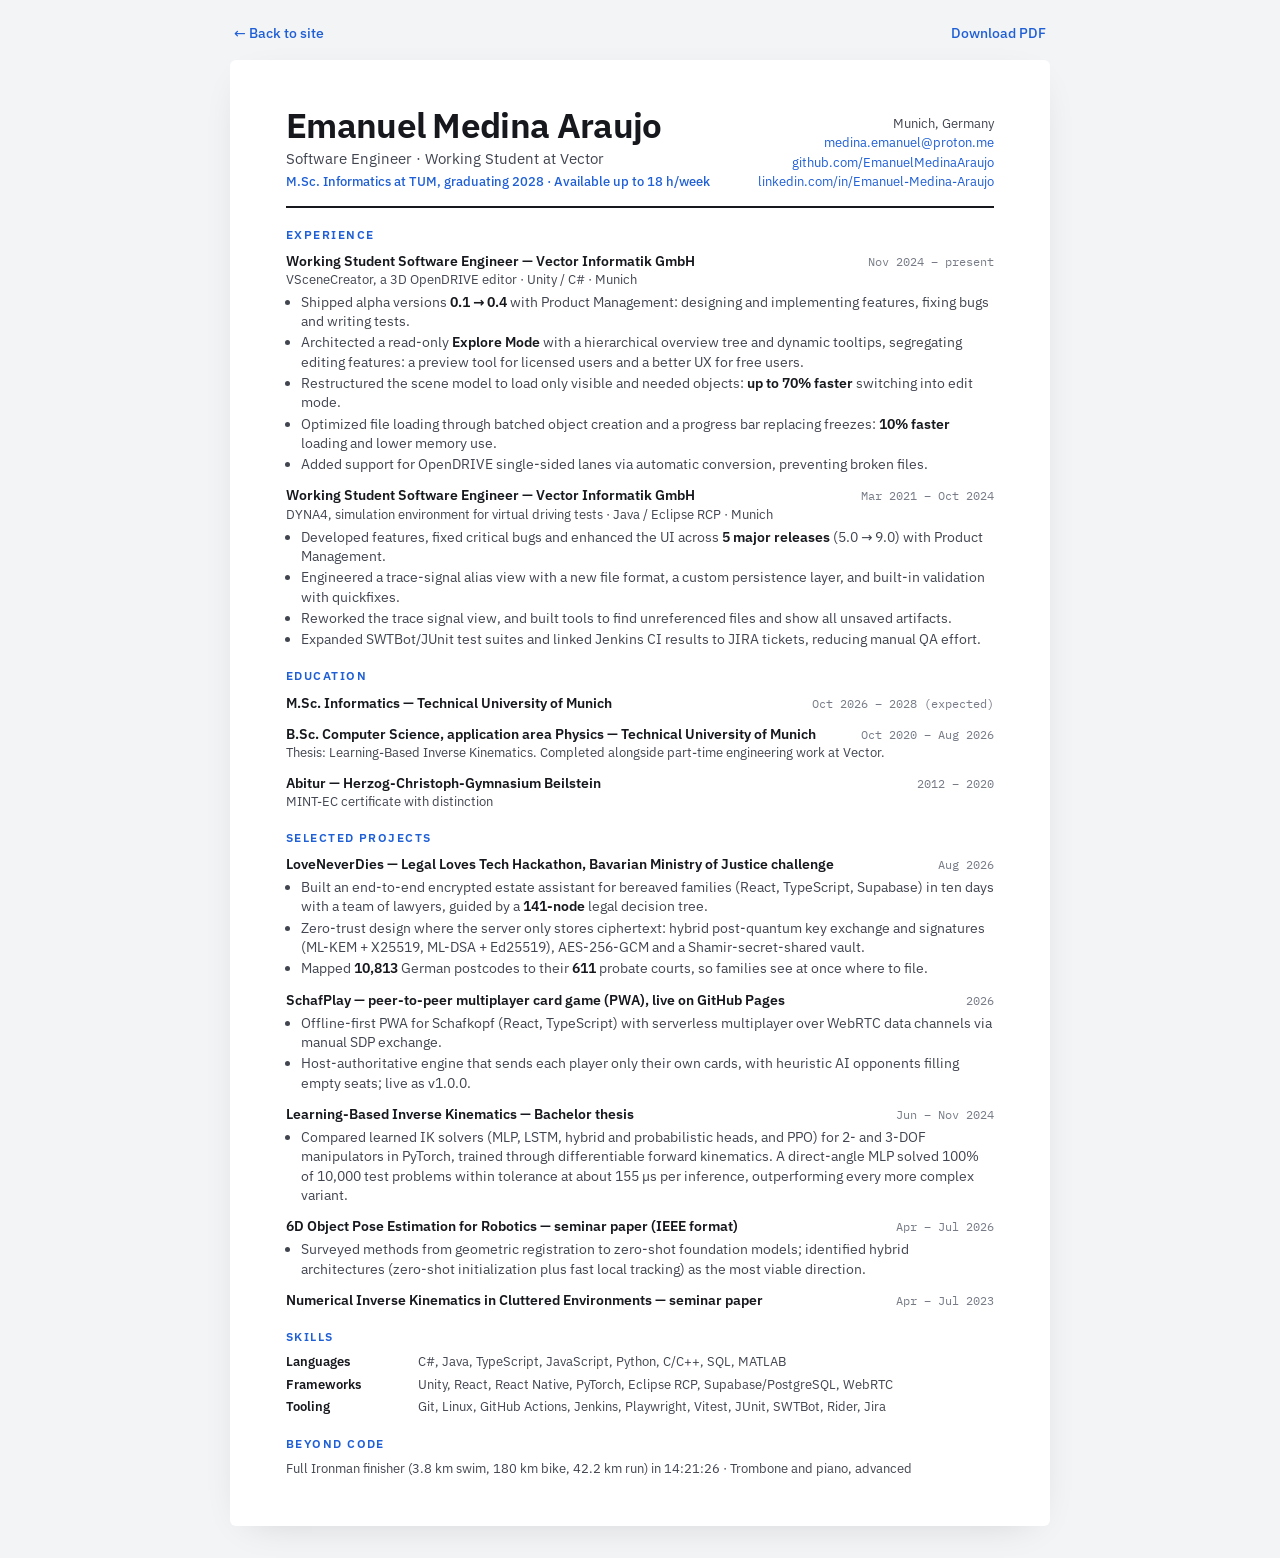
<file: cv/index.html>
<!doctype html>
<html lang="en">
<head>
<meta charset="utf-8">
<meta name="viewport" content="width=device-width, initial-scale=1">
<title>CV — Emanuel Medina</title>
<meta name="description" content="CV of Emanuel Medina Araujo: working student software engineer at Vector Informatik since 2021, M.Sc. Informatics at TUM.">
<link rel="icon" href="../assets/favicon.svg" type="image/svg+xml">
<link rel="preload" href="../assets/fonts/IBMPlexSans-normal-300-700.woff2" as="font" type="font/woff2" crossorigin>
<link rel="stylesheet" href="../assets/fonts/fonts.css">
<style>
  :root{--ink:#16181d;--soft:#41454f;--mute:#767b86;--line:#e3e5e9;--acc:#1f5fd6}
  *{box-sizing:border-box;margin:0;padding:0}
  @page{size:A4;margin:10mm 13mm 8mm}
  body{font-family:"IBM Plex Sans",system-ui,sans-serif;color:var(--ink);font-size:10.2pt;line-height:1.42;background:#f3f4f6;-webkit-font-smoothing:antialiased}
  .page{max-width:820px;margin:32px auto;background:#fff;padding:48px 56px;box-shadow:0 10px 40px -20px #0003;border-radius:6px}
  a{color:inherit;text-decoration:none}
  header{display:flex;justify-content:space-between;align-items:flex-end;gap:24px;padding-bottom:14px;border-bottom:2px solid var(--ink)}
  h1{font-size:26pt;font-weight:650;letter-spacing:-.02em;line-height:1}
  .role{margin-top:6px;color:var(--soft);font-size:11pt}
  .avail{margin-top:4px;color:var(--acc);font-size:9.6pt;font-weight:500}
  .contact{text-align:right;font-size:9.4pt;color:var(--soft);line-height:1.55}
  .contact a{color:var(--acc)}
  h2{font-size:9pt;font-weight:600;letter-spacing:.12em;text-transform:uppercase;color:var(--acc);margin:18px 0 8px}
  .item{margin-bottom:11px;break-inside:avoid}
  .row{display:flex;justify-content:space-between;gap:16px;align-items:baseline}
  .row b{font-weight:600;font-size:10.6pt}
  .row span{color:var(--mute);font-size:9.2pt;white-space:nowrap;font-family:"IBM Plex Mono",monospace}
  .sub{color:var(--soft);font-size:9.6pt}
  ul{margin:4px 0 0 15px}
  li{margin-bottom:2px;color:var(--soft)}
  li b{color:var(--ink);font-weight:600}
  .skills{display:grid;grid-template-columns:120px 1fr;gap:4px 12px;font-size:9.8pt}
  .skills dt{font-weight:600}
  .skills dd{color:var(--soft)}
  .toolbar{max-width:820px;margin:24px auto -16px;display:flex;justify-content:space-between;font-size:14px;padding:0 4px}
  .toolbar a{color:var(--acc);font-weight:500}
  @media print{body{background:#fff;font-size:9.1pt;line-height:1.3}h2{margin:10px 0 5px}.item{margin-bottom:7px}header{padding-bottom:10px}h1{font-size:23pt}.page{margin:0;padding:0;box-shadow:none;max-width:none}.toolbar,.np{display:none}.contact{white-space:nowrap}}
  @media (max-width:700px){.page{margin:0;padding:24px 20px;border-radius:0}header{flex-direction:column;align-items:flex-start}.contact{text-align:left}.row{flex-direction:column;gap:0}}
</style>
</head>
<body>
<div class="toolbar"><a href="../">← Back to site</a><a href="Emanuel-Medina-CV.pdf" download>Download PDF</a></div>
<div class="page">
  <header>
    <div>
      <h1>Emanuel Medina Araujo</h1>
      <div class="role">Software Engineer · Working Student at Vector</div>
      <div class="avail">M.Sc. Informatics at TUM, graduating 2028 · Available up to 18 h/week</div>
    </div>
    <div class="contact">
      Munich, Germany<br>
      <a href="mailto:medina.emanuel@proton.me">medina.emanuel@proton.me</a><br>
      <a href="https://github.com/EmanuelMedinaAraujo">github.com/EmanuelMedinaAraujo</a><br>
      <a href="https://linkedin.com/in/Emanuel-Medina-Araujo">linkedin.com/in/Emanuel-Medina-Araujo</a>
    </div>
  </header>

  <h2>Experience</h2>
  <div class="item">
    <div class="row"><b>Working Student Software Engineer — Vector Informatik GmbH</b><span>Nov 2024 – present</span></div>
    <div class="sub">VSceneCreator, a 3D OpenDRIVE editor · Unity / C# · Munich</div>
    <ul>
      <li>Shipped alpha versions <b>0.1 → 0.4</b> with Product Management: designing and implementing features, fixing bugs and writing tests.</li>
      <li>Architected a read-only <b>Explore Mode</b> with a hierarchical overview tree and dynamic tooltips, segregating editing features: a preview tool for licensed users and a better UX for free users.</li>
      <li>Restructured the scene model to load only visible and needed objects: <b>up to 70% faster</b> switching into edit mode.</li>
      <li>Optimized file loading through batched object creation and a progress bar replacing freezes: <b>10% faster</b> loading and lower memory use.</li>
      <li class="np">Added support for OpenDRIVE single-sided lanes via automatic conversion, preventing broken files.</li>
    </ul>
  </div>
  <div class="item">
    <div class="row"><b>Working Student Software Engineer — Vector Informatik GmbH</b><span>Mar 2021 – Oct 2024</span></div>
    <div class="sub">DYNA4, simulation environment for virtual driving tests · Java / Eclipse RCP · Munich</div>
    <ul>
      <li>Developed features, fixed critical bugs and enhanced the UI across <b>5 major releases</b> (5.0 → 9.0) with Product Management.</li>
      <li>Engineered a trace-signal alias view with a new file format, a custom persistence layer, and built-in validation with quickfixes.</li>
      <li class="np">Reworked the trace signal view, and built tools to find unreferenced files and show all unsaved artifacts.</li>
      <li>Expanded SWTBot/JUnit test suites and linked Jenkins CI results to JIRA tickets, reducing manual QA effort.</li>
    </ul>
  </div>

  <h2>Education</h2>
  <div class="item"><div class="row"><b>M.Sc. Informatics — Technical University of Munich</b><span>Oct 2026 – 2028 (expected)</span></div></div>
  <div class="item"><div class="row"><b>B.Sc. Computer Science, application area Physics — Technical University of Munich</b><span>Oct 2020 – Aug 2026</span></div>
    <div class="sub">Thesis: Learning-Based Inverse Kinematics. Completed alongside part-time engineering work at Vector.</div></div>
  <div class="item"><div class="row"><b>Abitur — Herzog-Christoph-Gymnasium Beilstein</b><span>2012 – 2020</span></div>
    <div class="sub">MINT-EC certificate with distinction</div></div>

  <h2>Selected Projects</h2>
  <div class="item">
    <div class="row"><b>LoveNeverDies — Legal Loves Tech Hackathon, Bavarian Ministry of Justice challenge</b><span>Aug 2026</span></div>
    <ul>
      <li>Built an end-to-end encrypted estate assistant for bereaved families (React, TypeScript, Supabase) in ten days with a team of lawyers, guided by a <b>141-node</b> legal decision tree.</li>
      <li>Zero-trust design where the server only stores ciphertext: hybrid post-quantum key exchange and signatures (ML-KEM + X25519, ML-DSA + Ed25519), AES-256-GCM and a Shamir-secret-shared vault.</li>
      <li>Mapped <b>10,813</b> German postcodes to their <b>611</b> probate courts, so families see at once where to file.</li>
    </ul>
  </div>
  <div class="item">
    <div class="row"><b>SchafPlay — peer-to-peer multiplayer card game (PWA), live on GitHub Pages</b><span>2026</span></div>
    <ul>
      <li>Offline-first PWA for Schafkopf (React, TypeScript) with serverless multiplayer over WebRTC data channels via manual SDP exchange.</li>
      <li>Host-authoritative engine that sends each player only their own cards, with heuristic AI opponents filling empty seats; live as v1.0.0.</li>
    </ul>
  </div>
  <div class="item">
    <div class="row"><b><a href="https://emanuelmedinaaraujo.github.io/EmanuelMedinaWebsite/papers/learning-based-inverse-kinematics.pdf">Learning-Based Inverse Kinematics</a> — Bachelor thesis</b><span>Jun – Nov 2024</span></div>
    <ul><li>Compared learned IK solvers (MLP, LSTM, hybrid and probabilistic heads, and PPO) for 2- and 3-DOF manipulators in PyTorch, trained through differentiable forward kinematics. A direct-angle MLP solved 100% of 10,000 test problems within tolerance at about 155 µs per inference, outperforming every more complex variant.</li></ul>
  </div>
  <div class="item">
    <div class="row"><b><a href="https://emanuelmedinaaraujo.github.io/EmanuelMedinaWebsite/papers/6d-object-pose-estimation.pdf">6D Object Pose Estimation for Robotics</a> — seminar paper (IEEE format)</b><span>Apr – Jul 2026</span></div>
    <ul><li>Surveyed methods from geometric registration to zero-shot foundation models; identified hybrid architectures (zero-shot initialization plus fast local tracking) as the most viable direction.</li></ul>
  </div>
  <div class="item">
    <div class="row"><b><a href="https://emanuelmedinaaraujo.github.io/EmanuelMedinaWebsite/papers/numerical-inverse-kinematics.pdf">Numerical Inverse Kinematics in Cluttered Environments</a> — seminar paper</b><span>Apr – Jul 2023</span></div>
  </div>

  <h2>Skills</h2>
  <dl class="skills">
    <dt>Languages</dt><dd>C#, Java, TypeScript, JavaScript, Python, C/C++, SQL, MATLAB</dd>
    <dt>Frameworks</dt><dd>Unity, React, React Native, PyTorch, Eclipse RCP, Supabase/PostgreSQL, WebRTC</dd>
    <dt>Tooling</dt><dd>Git, Linux, GitHub Actions, Jenkins, Playwright, Vitest, JUnit, SWTBot, Rider, Jira</dd>
  </dl>

  <h2>Beyond Code</h2>
  <div class="sub">Full Ironman finisher (3.8 km swim, 180 km bike, 42.2 km run) in 14:21:26 · Trombone and piano, advanced</div>
</div>
</body>
</html>
</file>
<file: assets/fonts/fonts.css>
/* Self-hosted Google Fonts (latin subset), OFL licensed */
@font-face {
  font-family: 'IBM Plex Mono';
  font-style: normal;
  font-weight: 400;
  font-display: swap;
  src: url(IBMPlexMono-normal-400.woff2) format('woff2');
  unicode-range: U+0000-00FF, U+0131, U+0152-0153, U+02BB-02BC, U+02C6, U+02DA, U+02DC, U+0304, U+0308, U+0329, U+2000-206F, U+20AC, U+2122, U+2191, U+2193, U+2212, U+2215, U+FEFF, U+FFFD;
}
@font-face {
  font-family: 'IBM Plex Mono';
  font-style: normal;
  font-weight: 500;
  font-display: swap;
  src: url(IBMPlexMono-normal-500.woff2) format('woff2');
  unicode-range: U+0000-00FF, U+0131, U+0152-0153, U+02BB-02BC, U+02C6, U+02DA, U+02DC, U+0304, U+0308, U+0329, U+2000-206F, U+20AC, U+2122, U+2191, U+2193, U+2212, U+2215, U+FEFF, U+FFFD;
}
@font-face {
  font-family: 'IBM Plex Sans';
  font-style: normal;
  font-weight: 300 700;
  font-stretch: 100%;
  font-display: swap;
  src: url(IBMPlexSans-normal-300-700.woff2) format('woff2');
  unicode-range: U+0000-00FF, U+0131, U+0152-0153, U+02BB-02BC, U+02C6, U+02DA, U+02DC, U+0304, U+0308, U+0329, U+2000-206F, U+20AC, U+2122, U+2191, U+2193, U+2212, U+2215, U+FEFF, U+FFFD;
}
/* Barlow: a grotesque drawn from road signs and number plates */
@font-face {
  font-family: 'Barlow';
  font-style: normal;
  font-weight: 400;
  font-display: swap;
  src: url(Barlow-normal-400.woff2) format('woff2');
  unicode-range: U+0000-00FF, U+0131, U+0152-0153, U+02BB-02BC, U+02C6, U+02DA, U+02DC, U+0304, U+0308, U+0329, U+2000-206F, U+20AC, U+2122, U+2191, U+2193, U+2212, U+2215, U+FEFF, U+FFFD;
}
@font-face {
  font-family: 'Barlow';
  font-style: normal;
  font-weight: 500;
  font-display: swap;
  src: url(Barlow-normal-500.woff2) format('woff2');
  unicode-range: U+0000-00FF, U+0131, U+0152-0153, U+02BB-02BC, U+02C6, U+02DA, U+02DC, U+0304, U+0308, U+0329, U+2000-206F, U+20AC, U+2122, U+2191, U+2193, U+2212, U+2215, U+FEFF, U+FFFD;
}
@font-face {
  font-family: 'Barlow';
  font-style: normal;
  font-weight: 600;
  font-display: swap;
  src: url(Barlow-normal-600.woff2) format('woff2');
  unicode-range: U+0000-00FF, U+0131, U+0152-0153, U+02BB-02BC, U+02C6, U+02DA, U+02DC, U+0304, U+0308, U+0329, U+2000-206F, U+20AC, U+2122, U+2191, U+2193, U+2212, U+2215, U+FEFF, U+FFFD;
}
@font-face {
  font-family: 'Barlow Condensed';
  font-style: normal;
  font-weight: 500;
  font-display: swap;
  src: url(BarlowCondensed-normal-500.woff2) format('woff2');
  unicode-range: U+0000-00FF, U+0131, U+0152-0153, U+02BB-02BC, U+02C6, U+02DA, U+02DC, U+0304, U+0308, U+0329, U+2000-206F, U+20AC, U+2122, U+2191, U+2193, U+2212, U+2215, U+FEFF, U+FFFD;
}
@font-face {
  font-family: 'Barlow Condensed';
  font-style: normal;
  font-weight: 600;
  font-display: swap;
  src: url(BarlowCondensed-normal-600.woff2) format('woff2');
  unicode-range: U+0000-00FF, U+0131, U+0152-0153, U+02BB-02BC, U+02C6, U+02DA, U+02DC, U+0304, U+0308, U+0329, U+2000-206F, U+20AC, U+2122, U+2191, U+2193, U+2212, U+2215, U+FEFF, U+FFFD;
}
</file>
<file: styles.css>
/* Workcell — Emanuel Medina
   Palette from a test hall: cabinet grey, asphalt, marking white, robot orange.
   Type: Barlow, a grotesque drawn from road signs and number plates. */
:root{
  --bg:#e7e9e5; --bg-2:#dcdfda; --mat:#f6f7f4; --card-solid:#f1f2ef;
  --ink:#000; --soft:#2a2f32; --mute:#474d51;
  --line:rgba(0,0,0,.12); --line-2:rgba(0,0,0,.26); --lane:rgba(0,0,0,.42);
  --acc:#ff6a13; --acc-ink:#a8400a;
  --r:6px;
  --s3:12px; --s4:16px; --s5:24px; --s6:32px;
  --header:64px; --pad:max(24px,5vw);
  --sans:"Barlow",ui-sans-serif,system-ui,-apple-system,"Segoe UI",sans-serif;
  --display:"Barlow Condensed","Barlow",ui-sans-serif,system-ui,sans-serif;
  --mono:"IBM Plex Mono",ui-monospace,SFMono-Regular,Menlo,monospace; /* code only */
  color-scheme:light;
}
/* Night is asphalt with white markings, not a black screen. */
[data-theme="dark"]{
  --bg:#2b2e31; --bg-2:#232628; --mat:#3b3f43; --card-solid:#33373a;
  --ink:#fff; --soft:#dcdedb; --mute:#a7acae;
  --line:rgba(255,255,255,.13); --line-2:rgba(255,255,255,.28); --lane:rgba(255,255,255,.6);
  --acc:#ff7a2b; --acc-ink:#ff9a5c;
  color-scheme:dark;
}

*,*::before,*::after{box-sizing:border-box}
*{margin:0;padding:0}
html{scroll-behavior:smooth;scroll-padding-top:calc(var(--header) + 16px);-webkit-text-size-adjust:100%}
@media (prefers-reduced-motion:reduce){html{scroll-behavior:auto}*,*::before,*::after{animation:none!important;transition:none!important}}
body{background:var(--bg);color:var(--ink);font-family:var(--sans);font-size:17px;line-height:1.6;-webkit-font-smoothing:antialiased;text-rendering:optimizeLegibility;overflow-x:hidden}
img,svg{display:block;max-width:100%}
a{color:inherit}
button{font:inherit;color:inherit;background:none;border:0;cursor:pointer}
:focus-visible{outline:2px solid var(--acc);outline-offset:3px;border-radius:4px}
[tabindex="-1"]:focus{outline:none}
::selection{background:var(--acc);color:#000}
.sprite{position:absolute;width:0;height:0;overflow:hidden}
.skip{position:fixed;left:16px;top:-60px;z-index:100;background:var(--ink);color:var(--bg);padding:10px 14px;border-radius:var(--r);text-decoration:none;font-weight:600;transition:top .2s}
.skip:focus{top:12px}
.sr-only{position:absolute;width:1px;height:1px;padding:0;margin:-1px;overflow:hidden;clip:rect(0 0 0 0);white-space:nowrap;border:0}
/* Road markings as rules: a solid line bounds a group, a broken line (one on, two off) divides inside it. */
.facts,.chart,.skills,.edu li{background:repeating-linear-gradient(90deg,var(--lane) 0 14px,transparent 14px 42px) left top/100% 2px no-repeat}

/* ---------- 3D stage ---------- */
#stage{position:fixed;inset:0;width:100vw;height:100vh;height:100lvh;display:block;z-index:0;touch-action:pan-y}
.stage-fallback{position:fixed;inset:0;z-index:0;pointer-events:none;background:var(--bg)}
.gl .stage-fallback{display:none}
html:not(.gl) #stage{display:none}
.tags{position:fixed;inset:0;z-index:1;pointer-events:none;display:none}
.gl .tags{display:block}
/* Station plate: names a station on hover, and the active one in the phone strip. */
.tag{position:absolute;left:0;top:0;transform:translate(-50%,10px);pointer-events:auto;display:flex;gap:8px;align-items:baseline;
  font:500 14px/1 var(--sans);background:var(--bg);color:var(--ink);padding:7px 10px;border:1px solid var(--line-2);border-radius:var(--r);white-space:nowrap;
  opacity:0;visibility:hidden;transition:opacity .25s,visibility .25s;cursor:pointer}
.tag.on{opacity:1;visibility:visible}
.tag i{font:600 14px/1 var(--display);font-style:normal;color:var(--mute);font-variant-numeric:tabular-nums}
.tag.cur i{color:var(--ink)}

/* ---------- header ---------- */
.site-header{position:fixed;top:0;left:0;right:0;z-index:20;height:var(--header);display:flex;align-items:center;gap:var(--s4);padding:0 var(--pad);
  background:var(--bg);border-bottom:1px solid var(--line)}
.brand{display:flex;align-items:center;gap:10px;font-weight:600;text-decoration:none;font-size:16px;white-space:nowrap}
.brand svg{width:26px;height:26px;flex:none}
.nav{display:flex;gap:28px;margin-left:var(--s6)}
.nav a{text-decoration:none;font-size:15.5px;font-weight:500;color:var(--mute);padding:8px 0;border-bottom:2px solid transparent;transition:color .2s,border-color .2s}
.nav a:hover{color:var(--ink)}
.nav a[aria-current="true"]{color:var(--ink);border-color:var(--acc)}
.header-actions{margin-left:auto;display:flex;align-items:center;gap:16px}
.header-actions .lnk{font-size:15.5px;font-weight:600;color:var(--ink);text-decoration:none}
.header-actions .lnk:hover{color:var(--acc-ink)}
.hdr-cv svg{width:17px;height:17px}

/* buttons: one filled action per block; everything else is a text link (.lnk) */
.btn{display:inline-flex;align-items:center;justify-content:center;gap:8px;min-height:48px;padding:0 24px;border-radius:var(--r);border:1px solid var(--line-2);
  font-size:16px;font-weight:600;text-decoration:none;white-space:nowrap;transition:background .2s,color .2s,border-color .2s}
.btn:hover{border-color:var(--ink)}
.btn svg{width:17px;height:17px;flex:none}
.btn-primary{background:var(--acc);border-color:var(--acc);color:#000}
.btn-primary:hover{background:var(--ink);border-color:var(--ink);color:var(--bg)}
.btn-sm{min-height:42px;padding:0 16px;font-size:15px}
.icon-btn{width:44px;height:44px;display:inline-grid;place-items:center;border-radius:var(--r);color:var(--soft);transition:color .2s,background .2s}
@media (hover:hover){.icon-btn:hover{color:var(--ink);background:var(--line)}}
.icon-btn svg{width:19px;height:19px}
.theme-toggle .sun{display:none}
[data-theme="dark"] .theme-toggle .moon{display:none}
[data-theme="dark"] .theme-toggle .sun{display:block}
.lnk{display:inline-flex;align-items:center;gap:6px;min-height:40px;font-size:16px;font-weight:500;color:var(--ink);text-decoration:underline;text-decoration-color:var(--line-2);text-underline-offset:5px;text-decoration-thickness:1px;transition:text-decoration-color .2s}
.lnk:hover,.inl:hover{text-decoration-color:currentColor}
.inl{color:var(--ink);text-decoration-color:var(--line-2);text-underline-offset:4px}
.lnk svg{width:14px;height:14px;flex:none;color:var(--mute)}

/* ---------- menu (narrow screens) ---------- */
.menu-btn{display:none}
.menu-btn .x{display:none}
.menu-btn[aria-expanded="true"] .burger{display:none}
.menu-btn[aria-expanded="true"] .x{display:block}
.menu{position:fixed;top:var(--header);left:0;right:0;z-index:19;max-height:calc(100svh - var(--header));overflow-y:auto;overscroll-behavior:contain;
  height:calc(100dvh - var(--header));display:flex;flex-direction:column;padding:8px 16px 28px;background:var(--bg)}
.menu[hidden]{display:none}
.menu-foot{display:flex;flex-wrap:wrap;gap:0 22px;margin-top:auto;padding-top:14px;border-top:2px solid var(--ink)}
.menu .menu-foot a{min-height:44px;font-size:16px}
.menu p{margin:18px 0 4px;padding-bottom:8px;border-bottom:1px solid var(--line-2);font-size:14px;color:var(--mute)}
.menu a{display:flex;align-items:center;flex:none;min-height:50px;text-decoration:none;font-size:19px;color:var(--ink)}
.menu a[aria-current="true"]{font-weight:600}
.menu .st{width:24px;margin:0 12px 0 0;font-size:17px;color:var(--mute)}
.menu a[aria-current="true"] .st{color:var(--ink)}

/* ---------- content ---------- */
main{position:relative;z-index:2;pointer-events:none}
.col{width:min(600px,calc(100% - 32px));margin-left:var(--pad)}
html:not(.gl) .col{margin:0 auto;width:min(680px,calc(100% - 32px))}
.sec{display:flex;flex-direction:column;padding:56px 0}
.sec.tall{min-height:100vh;min-height:100svh}
.card{display:flow-root;pointer-events:auto}
/* A solid line and a name where a group starts; sections inside a group are separated by space. */
.sec.grp{margin-top:var(--s6)}
.grp-h{pointer-events:auto;font:600 30px/1.1 var(--display);color:var(--ink);padding-top:12px;border-top:2px solid var(--ink);margin-bottom:36px}
/* Keep text legible over the 3D stage with a soft fade instead of a panel. */
.gl main::before{content:"";position:fixed;inset:0;z-index:-1;pointer-events:none;
  background:linear-gradient(90deg,var(--bg) 0 min(680px,52vw),transparent min(716px,55vw))}
.kicker{display:flex;flex-wrap:wrap;align-items:baseline;gap:0 20px;font-size:15.5px;line-height:1.5;color:var(--mute)}
.kicker b{color:var(--ink);font-weight:600}
/* Station number: the number painted on the floor beside that station in the cell. */
.st{display:inline-block;min-width:2ch;font:600 16px/1 var(--display);font-style:normal;color:var(--ink);margin-right:10px;font-variant-numeric:tabular-nums}
.kicker .when{display:flex;flex-wrap:wrap;gap:0 18px;flex-basis:100%}
.kicker .when,.edu .y{font-variant-numeric:tabular-nums}
h1,h2,h3{font-weight:600;text-wrap:balance}
.card h2{font:600 clamp(38px,3.7vw,52px)/1 var(--display);letter-spacing:-.005em;margin:6px 0 16px}
#contact h2{font:inherit;letter-spacing:0;margin:0}
.sub{color:var(--mute);font-size:16px;margin-bottom:var(--s4)}
.card p{color:var(--soft);font-size:17px;line-height:1.6;text-wrap:pretty}
.card .status{font-size:16px;color:var(--mute);margin-bottom:14px}
.card p+p{margin-top:10px}
.card b,.card strong{color:var(--ink);font-weight:600}

/* hero: the headline is set like a sign, large and tight */
.hero .card{container-type:inline-size}
.hero h1{font:600 clamp(38px,11.4cqi,96px)/.95 var(--display);letter-spacing:-.01em;margin:0 0 26px}
.card .pitch{font-size:19px;line-height:1.55;color:var(--soft);max-width:32em}
.ctas{display:flex;flex-wrap:wrap;align-items:center;gap:10px;margin-top:28px}
.ctas .ext{display:inline-flex;flex-wrap:wrap;gap:0 22px;margin-left:18px}
/* Key facts: value, then detail. */
.facts{list-style:none;display:grid;grid-template-columns:repeat(3,auto);justify-content:space-between;gap:0 20px;margin-top:44px;padding-top:18px}
.facts li{display:grid;gap:1px;font-size:15px;line-height:1.45;color:var(--mute)}
.facts b{font-size:16.5px;font-weight:600;color:var(--ink)}
/* Results as figures. */
.figs{list-style:none;display:grid;grid-template-columns:repeat(3,1fr);gap:0 20px;margin:24px 0 10px}
.figs li{padding-top:12px;border-top:1px solid var(--line-2);font-size:15px;line-height:1.4;color:var(--mute);white-space:nowrap}
.figs small{font-size:.58em;margin-left:.06em}
.figs b{display:block;font:600 clamp(40px,4vw,56px)/1 var(--display);color:var(--ink);margin-bottom:6px;font-variant-numeric:tabular-nums}

/* lists */
.bullets{list-style:none;margin-top:6px}
.bullets li{position:relative;padding:7px 0 7px 22px;color:var(--soft);font-size:17px;line-height:1.55}
.bullets li::before{content:"";position:absolute;left:0;top:20px;width:10px;height:2px;background:var(--lane)}
.links{display:flex;flex-wrap:wrap;align-items:center;gap:4px 24px;margin-top:var(--s5)}

/* media: one figure for every picture. A tray, the picture, then one caption line with any action on the right. */
.fig{margin:var(--s6) 0 0;padding:14px;border-radius:12px;background:var(--mat)}
.fig img{width:100%;height:auto;border-radius:6px;outline:1px solid var(--line);outline-offset:-1px}
.fig figcaption{display:flex;justify-content:space-between;align-items:baseline;gap:16px;padding:12px 2px 0;font-size:14.5px;line-height:1.45;color:var(--soft)}
.fig figcaption .lnk{min-height:0;font-size:14.5px;white-space:nowrap}
.zoom{position:relative;display:block;cursor:zoom-in}
/* the corner badge says the picture opens larger */
.zoom>svg{position:absolute;right:10px;bottom:10px;width:34px;height:34px;padding:9px;border-radius:var(--r);background:var(--ink);color:var(--bg)}
.zoom:hover>svg{background:var(--acc);color:#000}
/* phone screens stand side by side, cut at one height and faded out at the bottom */
.screens{display:grid;grid-template-columns:repeat(2,1fr);gap:0 12px}
.screens>span:nth-of-type(n+3),.screens .cap-4{display:none}
.screens>span{display:block;-webkit-mask-image:linear-gradient(#000 calc(100% - 44px),transparent);mask-image:linear-gradient(#000 calc(100% - 44px),transparent)}
.screens img{aspect-ratio:540/860;object-fit:cover;object-position:top;border-radius:16px 16px 0 0}
.screens figcaption{grid-column:1/-1}
.img-dark{display:none!important}
[data-theme="dark"] .img-light{display:none!important}
[data-theme="dark"] .img-dark{display:block!important}
/* captures that only exist in a light look are toned down at night */
[data-theme="dark"] .lightshot{filter:brightness(.9)}
dialog.zoomed{width:min(96vw,1600px);max-width:none;max-height:none;margin:auto;padding:0;border:0;background:none;cursor:zoom-out;overflow:visible}
dialog.zoomed::backdrop{background:rgba(0,0,0,.84)}
dialog.zoomed img{width:100%;height:auto;border-radius:6px}
dialog.zoomed .close{position:absolute;right:8px;top:8px;background:var(--bg);color:var(--ink);border:1px solid var(--line-2)}
/* chart */
.chart{margin-top:var(--s5);padding-top:16px}
.chart figcaption{font-size:14.5px;color:var(--mute);margin-bottom:12px}
.bars{list-style:none;display:grid;gap:9px}
.bars li{display:grid;grid-template-columns:auto 1fr 64px;align-items:center;gap:14px;font-size:15px;color:var(--soft)}
.bars li>span:first-child{min-width:9.5em}
.bars .track{height:10px;background:var(--line);overflow:hidden}
.bars .fill{display:block;height:100%;background:var(--mute);width:var(--v)}
.bars li.best .fill{background:var(--acc)}
.bars li.best{color:var(--ink);font-weight:600}
.bars .v{text-align:right;color:var(--ink);white-space:nowrap;font-variant-numeric:tabular-nums}

/* education / off */
.edu{list-style:none;margin-top:var(--s3)}
.edu li{display:grid;grid-template-columns:1fr auto;align-items:baseline;gap:2px 12px;padding:14px 0}
.edu li:first-child{padding-top:0;background:none}
.edu b{font-size:17px;font-weight:600}
.edu .y{white-space:nowrap;font-size:15.5px;color:var(--mute)}
.edu span:last-child{grid-column:1/-1;font-size:15.5px;color:var(--mute)}
.skills{display:grid;grid-template-columns:auto 1fr;gap:6px 22px;margin-top:6px;padding-top:18px;font-size:15.5px}
.skills dt{color:var(--mute)}
.skills dd{color:var(--soft)}
.card h2.finish{font-variant-numeric:tabular-nums;margin-bottom:10px}

/* contact & footer */
.email-big{display:inline-block;margin:0 0 10px;font:600 clamp(24px,7.4vw,52px)/1.1 var(--display);color:var(--ink);text-decoration:underline;text-decoration-color:var(--acc);text-decoration-thickness:3px;text-underline-offset:8px;text-decoration-skip-ink:none;overflow-wrap:anywhere}
.email-big:hover{color:var(--acc-ink)}
.site-footer{position:relative;z-index:2;background:var(--bg);border-top:1px solid var(--line);padding:var(--s5) var(--pad) var(--s6);font-size:14.5px;color:var(--mute)}
.site-footer .in{display:flex;flex-wrap:wrap;justify-content:space-between;gap:4px 24px}
.site-footer a{color:var(--soft)}

/* ---------- dialogs ---------- */
dialog.deep{width:min(760px,calc(100% - 24px));max-height:min(80vh,1000px);margin:auto;border:1px solid var(--line-2);border-radius:12px;padding:0;background:var(--card-solid);color:var(--ink);box-shadow:0 40px 100px -30px rgba(0,0,0,.6);overscroll-behavior:contain}
dialog.deep:focus,dialog.deep:focus-visible{outline:none}
dialog.deep::backdrop{background:rgba(0,0,0,.8)}
dialog.deep[open]{animation:pop .28s cubic-bezier(.2,.8,.2,1)}
@keyframes pop{from{opacity:0;transform:translateY(12px)}}
.deep-head{position:sticky;top:0;z-index:1;display:flex;align-items:center;gap:12px;padding:12px 16px 12px 28px;background:var(--card-solid);border-bottom:1px solid var(--line-2)}
.deep-head h2{font:600 24px/1.2 var(--display);margin:0}
.deep-head .close{margin-left:auto}
.deep-body{padding:24px 28px 44px}
.deep-body h3{font-size:17px;font-weight:600;margin:30px 0 8px}
.deep-body>h3:first-child{margin-top:0}
.deep-body p,.deep-body li{color:var(--soft);font-size:16.5px}
.deep-body ul{list-style:none}
.deep-body ul li{position:relative;padding-left:22px;margin:7px 0}
.deep-body ul li::before{content:"";position:absolute;left:0;top:12px;width:10px;height:2px;background:var(--lane)}
.deep-body code{font:.86em var(--mono)}
.decisions b{display:block;color:var(--ink)}
.decisions .to{display:block;font-size:15px;color:var(--mute);margin-top:2px}
.diagram{margin:6px 0 0;color:var(--ink);overflow-x:auto}
.diagram svg{min-width:560px;width:100%;height:auto}
.diagram .dg-tall{display:none}
.diagram figcaption{font-size:14.5px;color:var(--mute);margin-top:8px}
.d-box{fill:var(--card-solid);stroke:var(--line-2);stroke-width:1.2}
.d-box.hl{stroke:var(--acc);stroke-width:1.8}
.d-t{fill:var(--ink);font:600 14px var(--sans)}
.d-s{fill:var(--mute);font:11px var(--mono)}
.d-a{stroke:var(--mute);stroke-width:1.4;fill:none}
.d-a.hl{stroke:var(--acc)}
.d-h{fill:var(--mute)}
.d-h.hl{fill:var(--acc)}
.d-l{fill:var(--acc-ink);font:500 10.5px var(--mono)}
.tbl{width:100%;border-collapse:collapse;font-size:15.5px;margin-top:6px}
.tbl th,.tbl td{text-align:left;padding:8px 10px;border-bottom:1px solid var(--line)}
.tbl th{font-size:14.5px;font-weight:500;color:var(--mute)}
.tbl td:not(:first-child),.tbl th:not(:first-child){text-align:right;font-variant-numeric:tabular-nums}
.tbl tr.best td{color:var(--ink);font-weight:600}
.deep-body .note{margin-top:10px;font-size:15px;color:var(--mute)}
.deep-body .stack{margin-top:28px;font-size:15.5px;color:var(--mute)}
/* a fade at the bottom edge says there is more to scroll */
dialog.deep::after{content:"";position:sticky;bottom:0;display:block;height:44px;margin-top:-44px;background:linear-gradient(transparent,var(--card-solid));border-bottom:1px solid var(--line-2);pointer-events:none}
.deep-foot{display:flex;flex-wrap:wrap;align-items:center;gap:4px 22px;margin-top:28px}
body.lock{overflow:hidden}
/* no-JS: dialogs open via :target */
html:not(.js) dialog.deep:target{display:block;position:relative;margin:24px auto}
html:not(.js) .deep-head .close{display:none}

/* ---------- wide screens: text beside the cell, pictures across the page ---------- */
.cell-slot{display:none}
@media (min-width:900px){
  :root{--colw:min(600px,48vw)}
  .gl .col{width:auto;margin:0 var(--pad)}
  .gl .sec>.card,.gl .sec>.grp-h{width:var(--colw)}
  .gl .sec.hero{min-height:70vh;min-height:70svh;justify-content:center;padding-top:calc(var(--header) + 56px)}
  .gl .sec:last-child{min-height:62svh;justify-content:flex-start}
}
@media (min-width:1181px){
  :root{--colw:min(660px,46vw)}
  .gl main::before{background:linear-gradient(90deg,var(--bg) 0 calc(var(--pad) + var(--colw) + 10px),transparent calc(var(--pad) + var(--colw) + 44px))}
  /* A section with pictures takes the page's width. Its first row is title, text and a slot the cell
     parks in (scene.js moves the cell there); the pictures follow across the full width. */
  .gl .sec.wide>.card,.gl .sec.wide>.grp-h{width:auto}
  .gl .sec.wide>.card{display:grid;grid-template-columns:minmax(0,3fr) minmax(0,5fr) clamp(340px,31vw,470px);column-gap:48px;align-items:start}
  .gl .sec.wide .cell-slot{display:block;aspect-ratio:3/2}
  .gl .sec.wide .fig{grid-column:1/-1;margin-top:44px}
  .gl .sec.wide .body>.bullets{margin-top:8px}
  .gl .sec.wide .body{padding-top:4px}
  .gl .sec.wide .body .links{margin-top:18px}
  .gl .sec.wide .screens{grid-template-columns:repeat(4,1fr);gap:0 14px}
  .gl .sec.wide .screens>span:nth-of-type(n+3){display:block}
  .gl .sec.wide .screens .cap-4{display:inline}
  .gl .sec.wide .screens .cap-2{display:none}
}

/* ---------- narrow screens ---------- */
@media (max-width:899px){
  :root{--header:58px;--pad:16px}
  .site-header{padding:0 4px 0 16px}
  html{scroll-padding-top:calc(var(--header) + 28px)}
  .nav{display:none!important}
  .menu-btn{display:inline-grid}
  html:not(.gl) .sec{min-height:auto;padding:var(--s4) 0}
  html:not(.gl) .sec.hero{padding-top:calc(var(--header) + 24px)}
  .header-actions{gap:4px}
  .header-actions .hdr-cv{min-height:44px;padding:0 8px}
}
/* Phones and tablets held upright: the 3D stage is a fixed band at the bottom and the
   text scrolls above it, so nothing ever covers the arm or the active exhibit. */
@media (max-width:899px) and (orientation:portrait){
  .gl main::before{display:none}
  :root{--band:clamp(132px,19svh,184px);--band-h:calc(var(--band) + env(safe-area-inset-bottom,0px))}
  .gl #stage{top:auto;bottom:0;height:var(--band-h);z-index:5;background:var(--bg-2)}
  /* neighbouring stations fade out towards the edges instead of being cut */
  .gl #stage{-webkit-mask-image:linear-gradient(90deg,transparent,#000 6%,#000 94%,transparent);mask-image:linear-gradient(90deg,transparent,#000 6%,#000 94%,transparent)}
  .gl body::after{content:"";position:fixed;left:0;right:0;bottom:0;height:var(--band-h);z-index:4;background:var(--bg-2);border-top:1px solid var(--line-2)}
  .gl .tags{z-index:6;top:auto;bottom:0;height:var(--band-h);overflow:hidden}
  html.gl{scroll-padding-bottom:calc(var(--band-h) + 24px)}
  .gl .tags .tag{left:16px;top:12px;transform:none!important}
  .gl body{padding-bottom:var(--band-h)}
  .gl .site-footer{border-top:0}
  .gl .col{width:auto;margin:0 16px}
  .gl .sec,.gl .sec.tall{padding:0;min-height:auto;justify-content:flex-start;margin-bottom:36px}
  .gl .sec.hero{padding-top:calc(var(--header) + 20px)}
  .gl .sec:last-child{margin-bottom:24px}
}
/* Phones turned sideways: text on the left, stage on the right, like desktop. */
@media (max-width:899px) and (orientation:landscape){
  .gl .col{width:min(52%,480px);margin-left:16px}
  .gl .sec{min-height:auto;padding:16px 0}
  .gl .sec.hero{padding-top:calc(var(--header) + 16px)}
  .gl .sec:last-child{padding-bottom:40px}
}
@media (max-width:560px){
  .kicker .when{flex-basis:100%}
  .diagram .dg-wide{display:none}
  .diagram .dg-tall{display:block;min-width:0;max-width:340px}
  dialog.deep{width:100%;max-width:100%;height:100dvh;max-height:100dvh;margin:0;border:0;border-radius:0}
  .deep-head{padding:8px 8px 8px 20px}
  .deep-body{padding:20px 20px 48px}
  .hero h1{margin-bottom:18px}
  .card .status{margin-bottom:10px}
  .card .pitch{font-size:17.5px}
  .screens{gap:0 10px}
  .fig{padding:10px;border-radius:10px}
  .ctas{margin-top:20px}
  .ctas .ext{margin-left:0}
  .grp-h{margin-bottom:32px}
  .facts{grid-template-columns:1fr;gap:0;margin-top:26px;padding-top:6px}
  .facts li{grid-template-columns:1fr auto;align-items:baseline;gap:0 12px;padding:8px 0;border-bottom:1px solid var(--line)}
  .facts li:last-child{border:0}
  .facts li span{text-align:right}
  .figs{gap:0 14px}
  .figs li{font-size:14px;white-space:normal}
  .bars li{grid-template-columns:auto 1fr 60px;gap:10px;font-size:14.5px}
  .bars li>span:first-child{min-width:8.4em}
}
@media (max-width:379px){.brand .full{display:none}}
@media (max-width:340px){.brand>span{display:none}}
@media (max-width:420px){
  .site-header{gap:8px}
  .header-actions{gap:6px}
}
@media print{
  #stage,.tags,.menu,.site-header,.stage-fallback{display:none!important}
  .col{margin:0 auto!important;width:100%!important}
  .sec{min-height:0!important;padding:8px 0!important}
}
</file>
